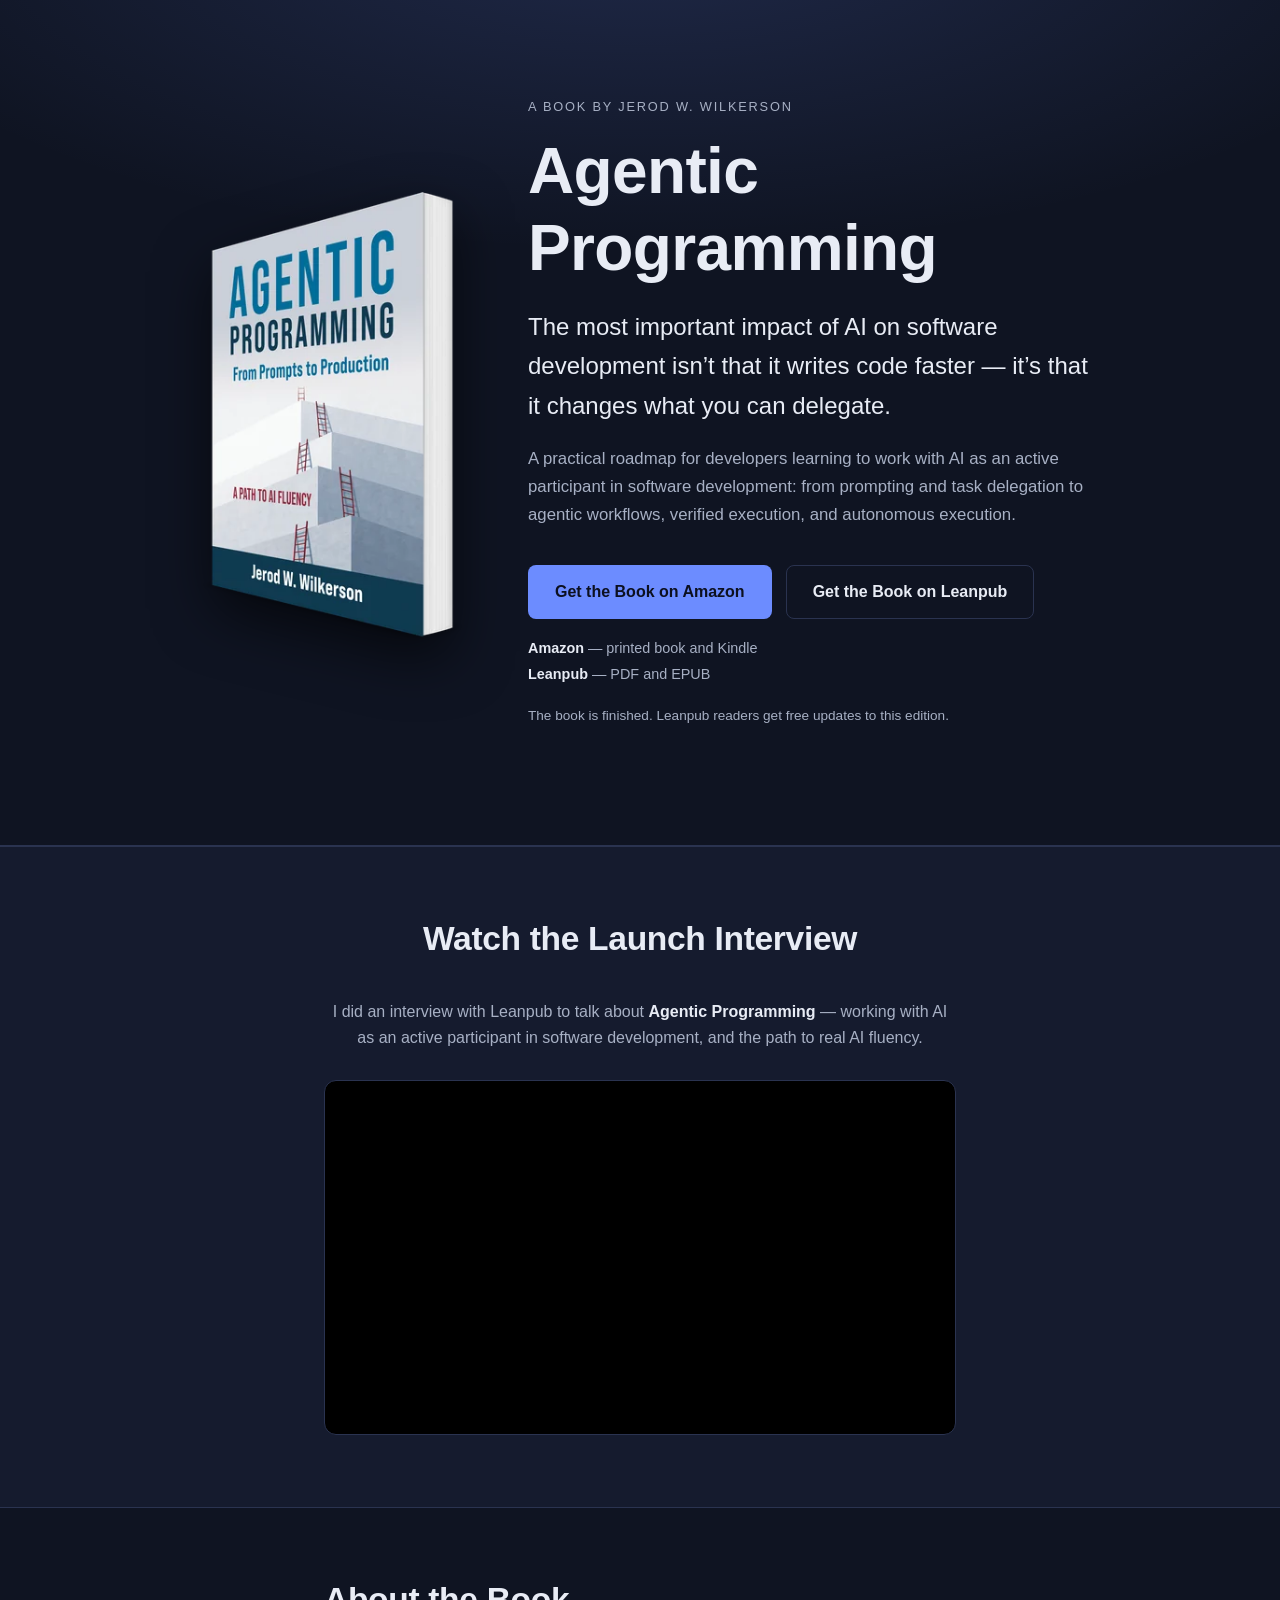
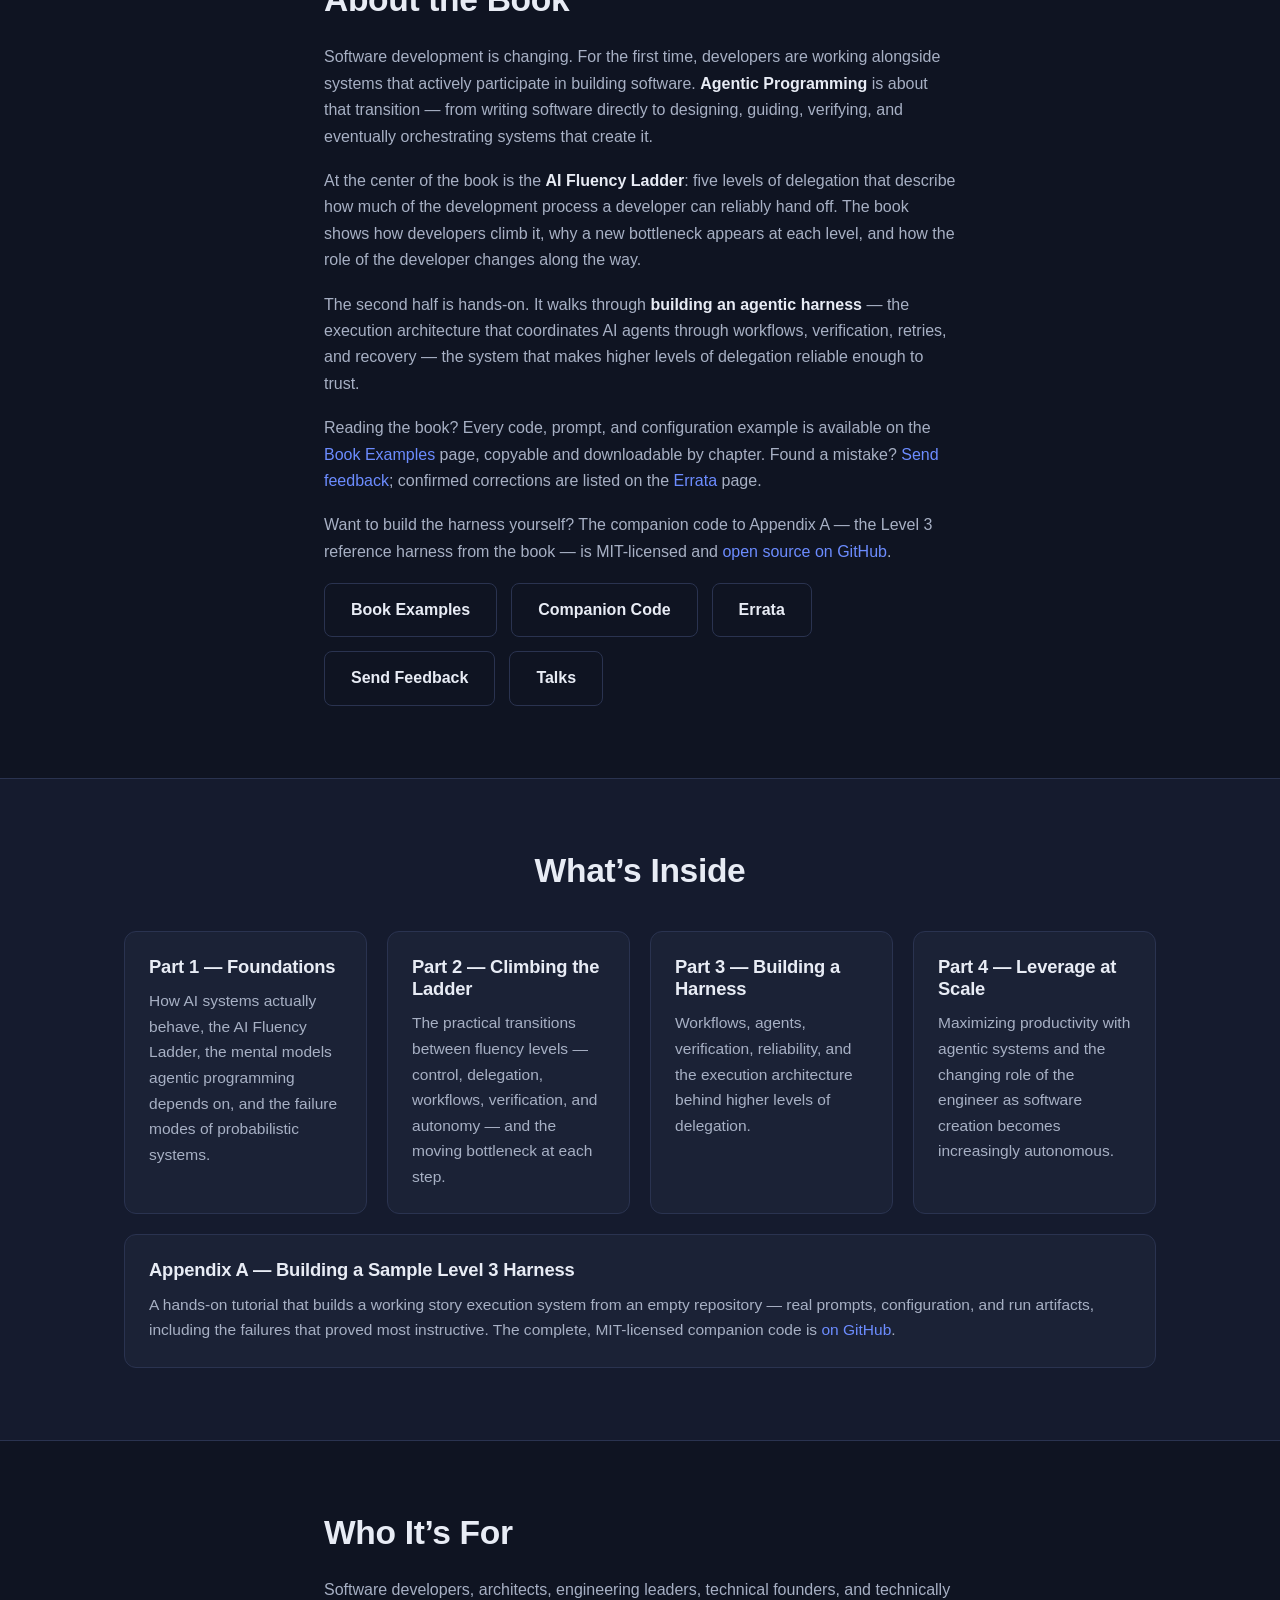
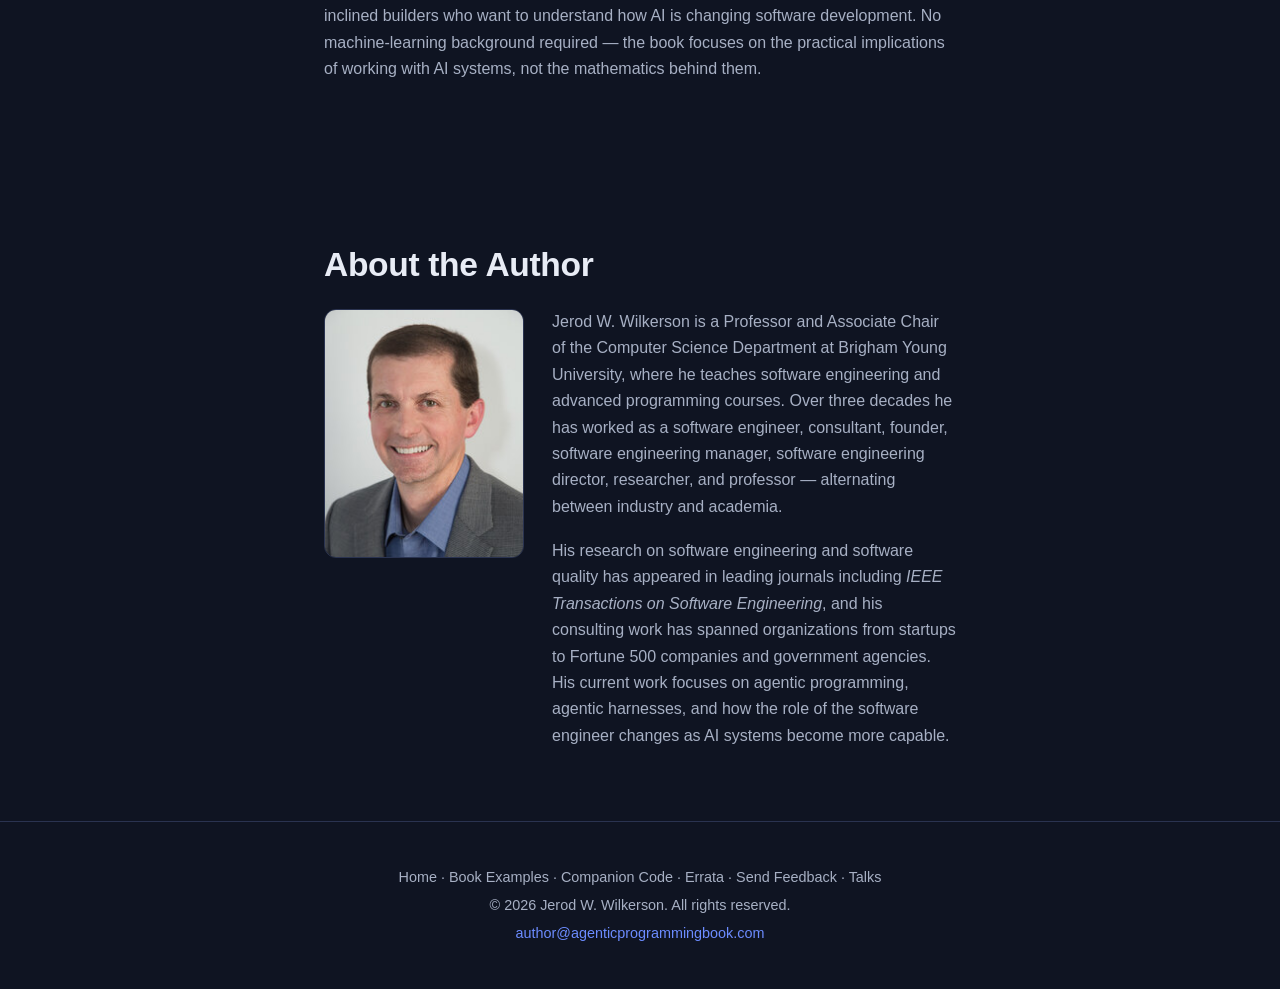
<file: index.html>
<!DOCTYPE html>
<html lang="en">
<head>
  <meta charset="utf-8">
  <meta name="viewport" content="width=device-width, initial-scale=1">
  <title>Agentic Programming — From Prompts to Production: A Path to AI Fluency</title>
  <meta name="author" content="Jerod W. Wilkerson">
  <meta name="description" content="A roadmap for developers working with AI: climb the AI Fluency Ladder and build an agentic harness — from prompting to verified, autonomous execution.">

  <!-- Open Graph / social sharing -->
  <meta property="og:type" content="website">
  <meta property="og:url" content="https://agenticprogrammingbook.com/">
  <meta property="og:site_name" content="agenticprogrammingbook.com">
  <meta property="og:title" content="Agentic Programming">
  <meta property="og:description" content="A practical roadmap for developers learning to work with AI as an active participant in software development.">
  <meta property="og:image" content="https://agenticprogrammingbook.com/images/cover-share.jpg?v=2">
  <meta property="og:image:width" content="1200">
  <meta property="og:image:height" content="630">
  <meta property="og:image:alt" content="Agentic Programming by Jerod W. Wilkerson">
  <meta name="twitter:card" content="summary_large_image">

  <link rel="icon" href="favicon.svg" type="image/svg+xml">
  <link rel="stylesheet" href="styles.css">
</head>
<body>
  <header class="hero">
    <div class="container hero-grid">
      <img class="hero-cover" src="images/cover-3d-600.webp" srcset="images/cover-3d-300.webp 300w, images/cover-3d-600.webp 600w" sizes="(max-width: 820px) 200px, 280px" width="600" height="967" alt="The printed book Agentic Programming by Jerod W. Wilkerson">
      <div class="hero-copy">
      <p class="eyebrow">A book by Jerod W. Wilkerson</p>
      <h1>Agentic Programming</h1>
      <p class="tagline">The most important impact of AI on software development isn&rsquo;t that it writes code faster &mdash; it&rsquo;s that it changes what you can delegate.</p>
      <p class="subtitle">A practical roadmap for developers learning to work with AI as an active participant in software development: from prompting and task delegation to agentic workflows, verified execution, and autonomous execution.</p>

      <div class="cta-row">
        <a class="btn btn-primary" href="https://www.amazon.com/dp/B0HPZ8MKCX?spcref=PRINT_LISTING" target="_blank" rel="noopener noreferrer">
          Get the Book on Amazon
        </a>
        <a class="btn btn-secondary" href="https://leanpub.com/agenticprogramming" target="_blank" rel="noopener noreferrer">
          Get the Book on Leanpub
        </a>
      </div>
      <ul class="formats">
        <li><strong>Amazon</strong> &mdash; printed book and Kindle</li>
        <li><strong>Leanpub</strong> &mdash; PDF and EPUB</li>
      </ul>
      <p class="cta-note">The book is finished. Leanpub readers get free updates to this edition.</p>
      </div>
    </div>
  </header>

  <main>
    <section class="section section-alt" id="interview">
      <div class="container narrow center">
        <h2>Watch the Launch Interview</h2>
        <p>I did an interview with Leanpub to talk about <strong>Agentic Programming</strong> &mdash; working with AI as an active participant in software development, and the path to real AI fluency.</p>
        <div class="video-embed">
          <iframe src="https://www.youtube-nocookie.com/embed/8nQmI9jeba4" title="Agentic Programming launch interview" frameborder="0" allow="accelerometer; autoplay; clipboard-write; encrypted-media; gyroscope; picture-in-picture; web-share" referrerpolicy="strict-origin-when-cross-origin" allowfullscreen></iframe>
        </div>
      </div>
    </section>

    <section class="section" id="about">
      <div class="container narrow">
        <h2>About the Book</h2>
        <p>Software development is changing. For the first time, developers are working alongside systems that actively participate in building software. <strong>Agentic Programming</strong> is about that transition &mdash; from writing software directly to designing, guiding, verifying, and eventually orchestrating systems that create it.</p>
        <p>At the center of the book is the <strong>AI Fluency Ladder</strong>: five levels of delegation that describe how much of the development process a developer can reliably hand off. The book shows how developers climb it, why a new bottleneck appears at each level, and how the role of the developer changes along the way.</p>
        <p>The second half is hands-on. It walks through <strong>building an agentic harness</strong> &mdash; the execution architecture that coordinates AI agents through workflows, verification, retries, and recovery &mdash; the system that makes higher levels of delegation reliable enough to trust.</p>
        <p>Reading the book? Every code, prompt, and configuration example is available on the <a href="/examples/">Book Examples</a> page, copyable and downloadable by chapter. Found a mistake? <a href="/feedback/">Send feedback</a>; confirmed corrections are listed on the <a href="/errata/">Errata</a> page.</p>
        <p>Want to build the harness yourself? The companion code to Appendix A &mdash; the Level&nbsp;3 reference harness from the book &mdash; is MIT-licensed and <a href="https://github.com/jerodw/level-five" target="_blank" rel="noopener noreferrer">open source on GitHub</a>.</p>
        <div class="cta-row cta-row-left">
          <a class="btn btn-secondary" href="/examples/">Book Examples</a>
          <a class="btn btn-secondary" href="https://github.com/jerodw/level-five" target="_blank" rel="noopener noreferrer">Companion Code</a>
          <a class="btn btn-secondary" href="/errata/">Errata</a>
          <a class="btn btn-secondary" href="/feedback/">Send Feedback</a>
          <a class="btn btn-secondary" href="/talks/">Talks</a>
        </div>
      </div>
    </section>

    <section class="section section-alt" id="inside">
      <div class="container">
        <h2>What&rsquo;s Inside</h2>
        <div class="grid">
          <div class="card">
            <h3>Part 1 &mdash; Foundations</h3>
            <p>How AI systems actually behave, the AI Fluency Ladder, the mental models agentic programming depends on, and the failure modes of probabilistic systems.</p>
          </div>
          <div class="card">
            <h3>Part 2 &mdash; Climbing the Ladder</h3>
            <p>The practical transitions between fluency levels &mdash; control, delegation, workflows, verification, and autonomy &mdash; and the moving bottleneck at each step.</p>
          </div>
          <div class="card">
            <h3>Part 3 &mdash; Building a Harness</h3>
            <p>Workflows, agents, verification, reliability, and the execution architecture behind higher levels of delegation.</p>
          </div>
          <div class="card">
            <h3>Part 4 &mdash; Leverage at Scale</h3>
            <p>Maximizing productivity with agentic systems and the changing role of the engineer as software creation becomes increasingly autonomous.</p>
          </div>
          <div class="card card-wide">
            <h3>Appendix A &mdash; Building a Sample Level&nbsp;3 Harness</h3>
            <p>A hands-on tutorial that builds a working story execution system from an empty repository &mdash; real prompts, configuration, and run artifacts, including the failures that proved most instructive. The complete, MIT-licensed companion code is <a href="https://github.com/jerodw/level-five" target="_blank" rel="noopener noreferrer">on GitHub</a>.</p>
          </div>
        </div>
      </div>
    </section>

    <section class="section" id="audience">
      <div class="container narrow">
        <h2>Who It&rsquo;s For</h2>
        <p>Software developers, architects, engineering leaders, technical founders, and technically inclined builders who want to understand how AI is changing software development. No machine-learning background required &mdash; the book focuses on the practical implications of working with AI systems, not the mathematics behind them.</p>
      </div>
    </section>

    <section class="section" id="author">
      <div class="container narrow">
        <h2>About the Author</h2>
        <div class="author-layout">
          <img class="author-photo" src="images/author-photo.jpg" srcset="images/author-photo-200.jpg 200w, images/author-photo-400.jpg 400w, images/author-photo.jpg 600w" sizes="(max-width: 600px) 180px, 200px" alt="Photo of Jerod W. Wilkerson" loading="lazy" onerror="this.style.display='none'">
          <div class="author-bio">
            <p>Jerod W. Wilkerson is a Professor and Associate Chair of the Computer Science Department at Brigham Young University, where he teaches software engineering and advanced programming courses. Over three decades he has worked as a software engineer, consultant, founder, software engineering manager, software engineering director, researcher, and professor &mdash; alternating between industry and academia.</p>
            <p>His research on software engineering and software quality has appeared in leading journals including <em>IEEE Transactions on Software Engineering</em>, and his consulting work has spanned organizations from startups to Fortune 500 companies and government agencies. His current work focuses on agentic programming, agentic harnesses, and how the role of the software engineer changes as AI systems become more capable.</p>
          </div>
        </div>
      </div>
    </section>
  </main>

  <footer class="footer">
    <div class="container">
      <p class="footer-nav"><a href="/">Home</a> &middot; <a href="/examples/">Book Examples</a> &middot; <a href="https://github.com/jerodw/level-five" target="_blank" rel="noopener noreferrer">Companion Code</a> &middot; <a href="/errata/">Errata</a> &middot; <a href="/feedback/">Send Feedback</a> &middot; <a href="/talks/">Talks</a></p>
      <p>&copy; 2026 Jerod W. Wilkerson. All rights reserved.</p>
      <p><a href="mailto:author@agenticprogrammingbook.com">author@agenticprogrammingbook.com</a></p>
    </div>
  </footer>
</body>
</html>
</file>
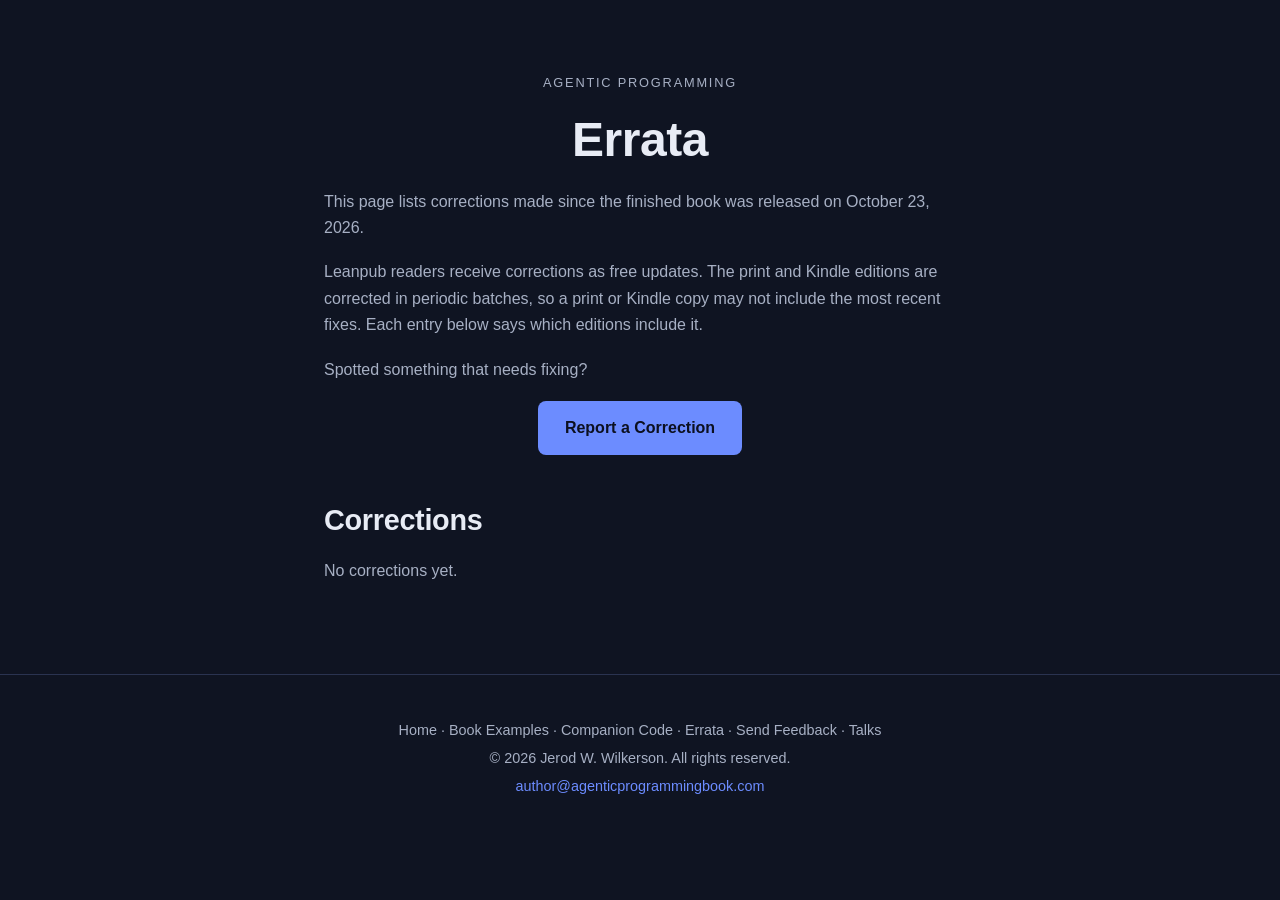
<file: errata/index.html>
<!DOCTYPE html>
<html lang="en">
<head>
  <meta charset="utf-8">
  <meta name="viewport" content="width=device-width, initial-scale=1">
  <title>Errata — Agentic Programming</title>
  <meta name="description" content="Errata for Agentic Programming by Jerod W. Wilkerson. Corrections made since the finished book was released, and which editions include each fix.">
  <link rel="icon" href="../favicon.svg" type="image/svg+xml">
  <link rel="stylesheet" href="../styles.css">
</head>
<body>
  <main>
    <section class="section">
      <div class="container narrow">
        <p class="eyebrow center">Agentic Programming</p>
        <h1 class="page-title">Errata</h1>
        <p>This page lists corrections made since the finished book was released on October 23, 2026.</p>
        <p>Leanpub readers receive corrections as free updates. The print and Kindle editions are corrected in periodic batches, so a print or Kindle copy may not include the most recent fixes. Each entry below says which editions include it.</p>
        <p>Spotted something that needs fixing?</p>
        <p class="center"><a class="btn btn-primary" href="/feedback/">Report a Correction</a></p>

        <!-- Errata entries: add one .erratum per correction, newest first, and
             remove the "No corrections yet" paragraph once the first is in.
             Update the "Fixed in" note when a print/Kindle batch ships. -->
        <div class="errata-list" id="errata-list">
          <h2>Corrections</h2>
          <p id="errata-empty">No corrections yet.</p>
          <!-- Template:
          <div class="erratum">
            <p class="erratum-meta"><time datetime="2027-01-15">January 15, 2027</time> &middot; <span class="erratum-loc">Chapter 12, Section 12.3</span> &middot; Fixed in Leanpub (January 15, 2027); not yet in print or Kindle</p>
            <p class="erratum-desc">Description of the correction.</p>
          </div>
          -->
        </div>
      </div>
    </section>
  </main>

  <footer class="footer">
    <div class="container">
      <p class="footer-nav"><a href="/">Home</a> &middot; <a href="/examples/">Book Examples</a> &middot; <a href="https://github.com/jerodw/level-five" target="_blank" rel="noopener noreferrer">Companion Code</a> &middot; <a href="/errata/">Errata</a> &middot; <a href="/feedback/">Send Feedback</a> &middot; <a href="/talks/">Talks</a></p>
      <p>&copy; 2026 Jerod W. Wilkerson. All rights reserved.</p>
      <p><a href="mailto:author@agenticprogrammingbook.com">author@agenticprogrammingbook.com</a></p>
    </div>
  </footer>
</body>
</html>
</file>
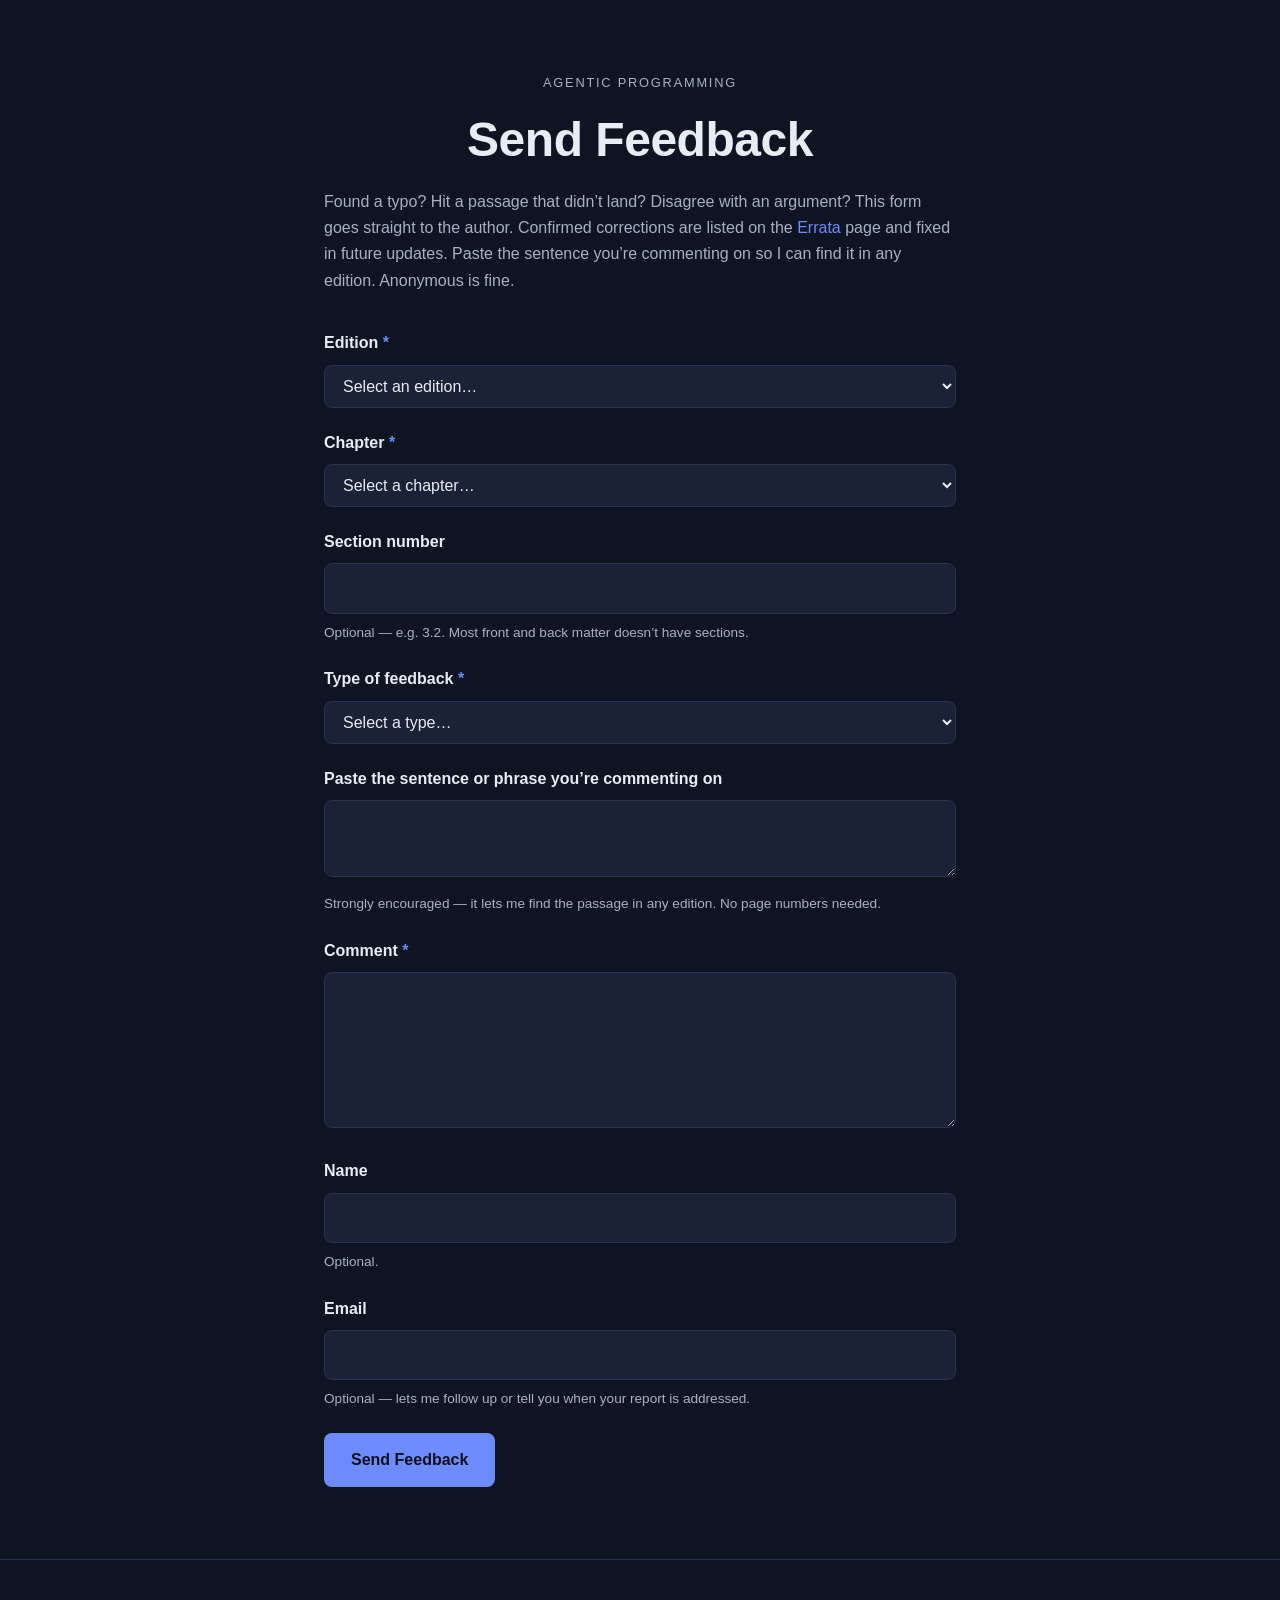
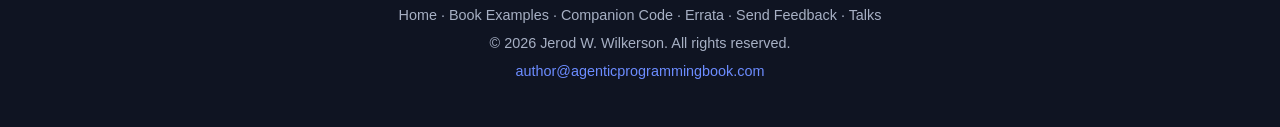
<file: feedback/index.html>
<!DOCTYPE html>
<html lang="en">
<head>
  <meta charset="utf-8">
  <meta name="viewport" content="width=device-width, initial-scale=1">
  <title>Send Feedback — Agentic Programming</title>
  <meta name="description" content="Report typos, unclear passages, or disagreements in Agentic Programming by Jerod W. Wilkerson. Confirmed corrections are listed on the Errata page and fixed in future updates.">
  <link rel="icon" href="../favicon.svg" type="image/svg+xml">
  <link rel="stylesheet" href="../styles.css">
</head>
<body>
  <main>
    <section class="section">
      <div class="container narrow">
        <p class="eyebrow center">Agentic Programming</p>
        <h1 class="feedback-title">Send Feedback</h1>
        <p>Found a typo? Hit a passage that didn&rsquo;t land? Disagree with an argument? This form goes straight to the author. Confirmed corrections are listed on the <a href="/errata/">Errata</a> page and fixed in future updates. Paste the sentence you&rsquo;re commenting on so I can find it in any edition. Anonymous is fine.</p>

        <form id="feedback-form" class="feedback-form" novalidate>
          <div class="field">
            <label for="edition">Edition <span class="req">*</span></label>
            <select id="edition" name="edition" required>
              <option value="" selected disabled>Select an edition&hellip;</option>
              <option>Leanpub PDF</option>
              <option>Leanpub EPUB</option>
              <option>Print</option>
              <option>Kindle</option>
              <option>Other</option>
            </select>
          </div>

          <div class="field">
            <label for="chapter">Chapter <span class="req">*</span></label>
            <select id="chapter" name="chapter" required>
              <option value="" selected disabled>Select a chapter&hellip;</option>
              <option>Preface</option>
              <option>About This Book</option>
              <!-- Chapters 1–24 filled in by script below -->
              <option>Principles</option>
              <option>Appendix A</option>
              <option>Glossary</option>
              <option>Other / general</option>
            </select>
          </div>

          <div class="field">
            <label for="section">Section number</label>
            <input type="text" id="section" name="section" inputmode="decimal" autocomplete="off">
            <p class="field-note">Optional &mdash; e.g. 3.2. Most front and back matter doesn&rsquo;t have sections.</p>
          </div>

          <div class="field">
            <label for="type">Type of feedback <span class="req">*</span></label>
            <select id="type" name="type" required>
              <option value="" selected disabled>Select a type&hellip;</option>
              <option>Typo or error</option>
              <option>Something unclear</option>
              <option>Disagreement or pushback</option>
              <option>Suggestion</option>
              <option>General comment</option>
            </select>
          </div>

          <div class="field">
            <label for="quote">Paste the sentence or phrase you&rsquo;re commenting on <span class="req" id="quote-req" hidden>*</span></label>
            <textarea id="quote" name="quote" rows="2"></textarea>
            <p class="field-note" id="quote-note">Strongly encouraged &mdash; it lets me find the passage in any edition. No page numbers needed.</p>
          </div>

          <div class="field">
            <label for="comment">Comment <span class="req">*</span></label>
            <textarea id="comment" name="comment" rows="5" required></textarea>
          </div>

          <div class="field">
            <label for="name">Name</label>
            <input type="text" id="name" name="name" autocomplete="name">
            <p class="field-note">Optional.</p>
          </div>

          <div class="field">
            <label for="email">Email</label>
            <input type="email" id="email" name="email" autocomplete="email">
            <p class="field-note">Optional &mdash; lets me follow up or tell you when your report is addressed.</p>
          </div>

          <!-- Honeypot: humans never see or fill this field -->
          <div class="hp-field" aria-hidden="true">
            <label for="website">Website</label>
            <input type="text" id="website" name="website" tabindex="-1" autocomplete="off">
          </div>

          <p class="form-error" id="form-error" hidden></p>

          <button type="submit" class="btn btn-primary" id="submit-btn">Send Feedback</button>
        </form>

        <div class="form-thanks" id="form-thanks" hidden>
          <h2>Thank you</h2>
          <p>Every report makes the book better.</p>
          <p><a class="btn btn-secondary" href="/">Back to the Site</a></p>
        </div>
      </div>
    </section>
  </main>

  <footer class="footer">
    <div class="container">
      <p class="footer-nav"><a href="/">Home</a> &middot; <a href="/examples/">Book Examples</a> &middot; <a href="https://github.com/jerodw/level-five" target="_blank" rel="noopener noreferrer">Companion Code</a> &middot; <a href="/errata/">Errata</a> &middot; <a href="/feedback/">Send Feedback</a> &middot; <a href="/talks/">Talks</a></p>
      <p>&copy; 2026 Jerod W. Wilkerson. All rights reserved.</p>
      <p><a href="mailto:author@agenticprogrammingbook.com">author@agenticprogrammingbook.com</a></p>
    </div>
  </footer>

  <script>
    // ===================================================================
    // SETUP REQUIRED: replace with your deployed Google Apps Script
    // web-app URL (see README "Feedback form" section for the steps).
    // ===================================================================
    var ENDPOINT = 'https://script.google.com/macros/s/AKfycbwpo1PkjrcELFOvQKb2d1ME99R1nBBVQiRnfJ0QPlLNkp9b3CKEHq9qLmOruOkhO481vA/exec';

    // Fill in Chapters 1–24 between "About This Book" and "Principles".
    (function () {
      var chapter = document.getElementById('chapter');
      var anchor = null;
      for (var i = 0; i < chapter.options.length; i++) {
        if (chapter.options[i].text === 'Principles') { anchor = chapter.options[i]; break; }
      }
      for (var n = 1; n <= 24; n++) {
        var opt = document.createElement('option');
        opt.text = 'Chapter ' + n;
        chapter.insertBefore(opt, anchor);
      }
    })();

    (function () {
      var form = document.getElementById('feedback-form');
      var typeSel = document.getElementById('type');
      var quote = document.getElementById('quote');
      var quoteReq = document.getElementById('quote-req');
      var quoteNote = document.getElementById('quote-note');
      var errorEl = document.getElementById('form-error');
      var submitBtn = document.getElementById('submit-btn');

      var QUOTE_REQUIRED_TYPES = ['Typo or error', 'Something unclear', 'Disagreement or pushback'];

      function quoteRequired() {
        return QUOTE_REQUIRED_TYPES.indexOf(typeSel.value) !== -1;
      }

      typeSel.addEventListener('change', function () {
        var req = quoteRequired();
        quote.required = req;
        quoteReq.hidden = !req;
        quoteNote.textContent = req
          ? 'Required for this feedback type — it lets me find the passage in any edition. No page numbers needed.'
          : 'Strongly encouraged — it lets me find the passage in any edition. No page numbers needed.';
      });

      function showError(msg) {
        errorEl.textContent = msg;
        errorEl.hidden = false;
      }

      form.addEventListener('submit', function (ev) {
        ev.preventDefault();
        errorEl.hidden = true;

        quote.required = quoteRequired();
        if (!form.checkValidity()) {
          form.reportValidity();
          return;
        }

        // Honeypot filled: silently pretend success, send nothing.
        if (document.getElementById('website').value) {
          form.hidden = true;
          document.getElementById('form-thanks').hidden = false;
          return;
        }

        if (ENDPOINT.indexOf('http') !== 0) {
          showError('This form isn’t connected yet — please email your feedback to author@agenticprogrammingbook.com.');
          return;
        }

        var data = new URLSearchParams();
        ['edition', 'chapter', 'section', 'quote', 'type', 'comment', 'name', 'email'].forEach(function (name) {
          data.append(name, form.elements[name].value);
        });

        submitBtn.disabled = true;
        submitBtn.textContent = 'Sending…';

        // Apps Script web apps don't send CORS headers, so the response is
        // opaque; a resolved fetch means the request was delivered.
        fetch(ENDPOINT, { method: 'POST', mode: 'no-cors', body: data })
          .then(function () {
            form.hidden = true;
            document.getElementById('form-thanks').hidden = false;
          })
          .catch(function () {
            submitBtn.disabled = false;
            submitBtn.textContent = 'Send Feedback';
            showError('Something went wrong sending your feedback. Please try again, or email author@agenticprogrammingbook.com.');
          });
      });
    })();
  </script>
</body>
</html>
</file>
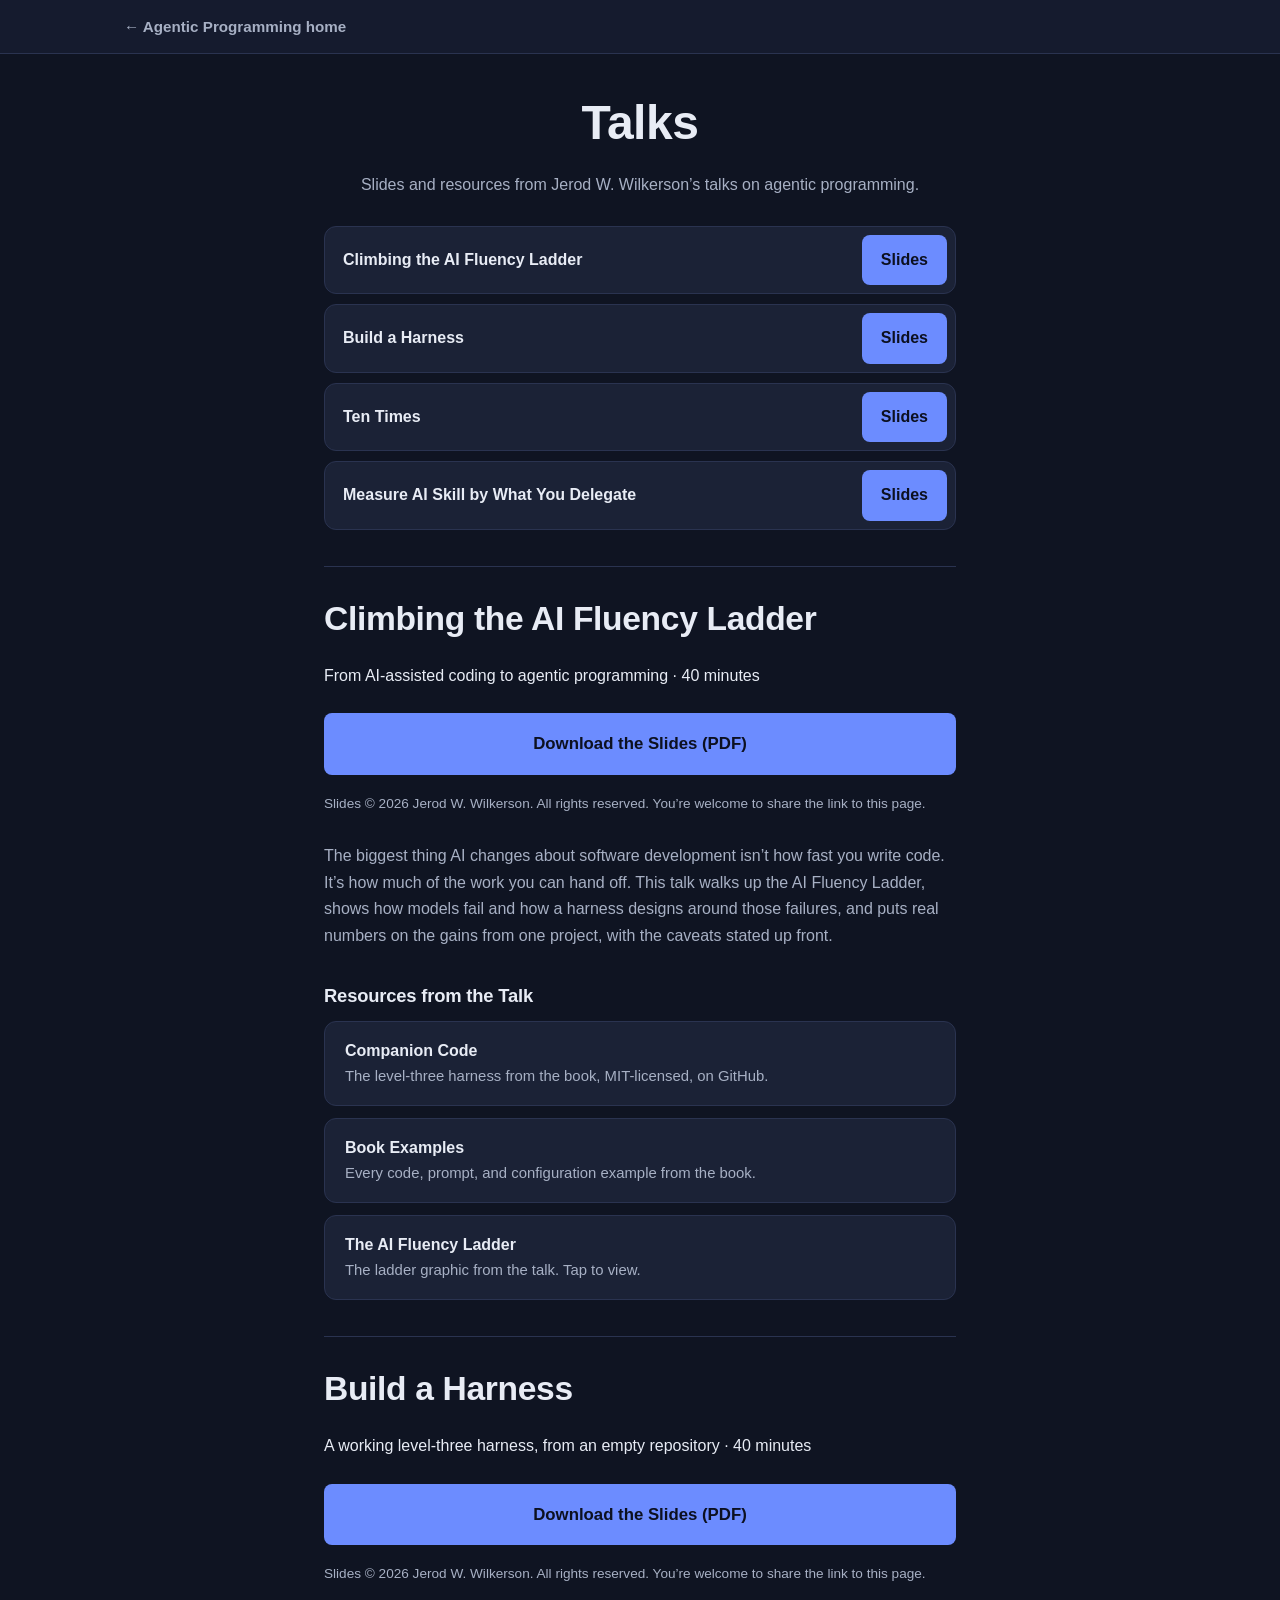
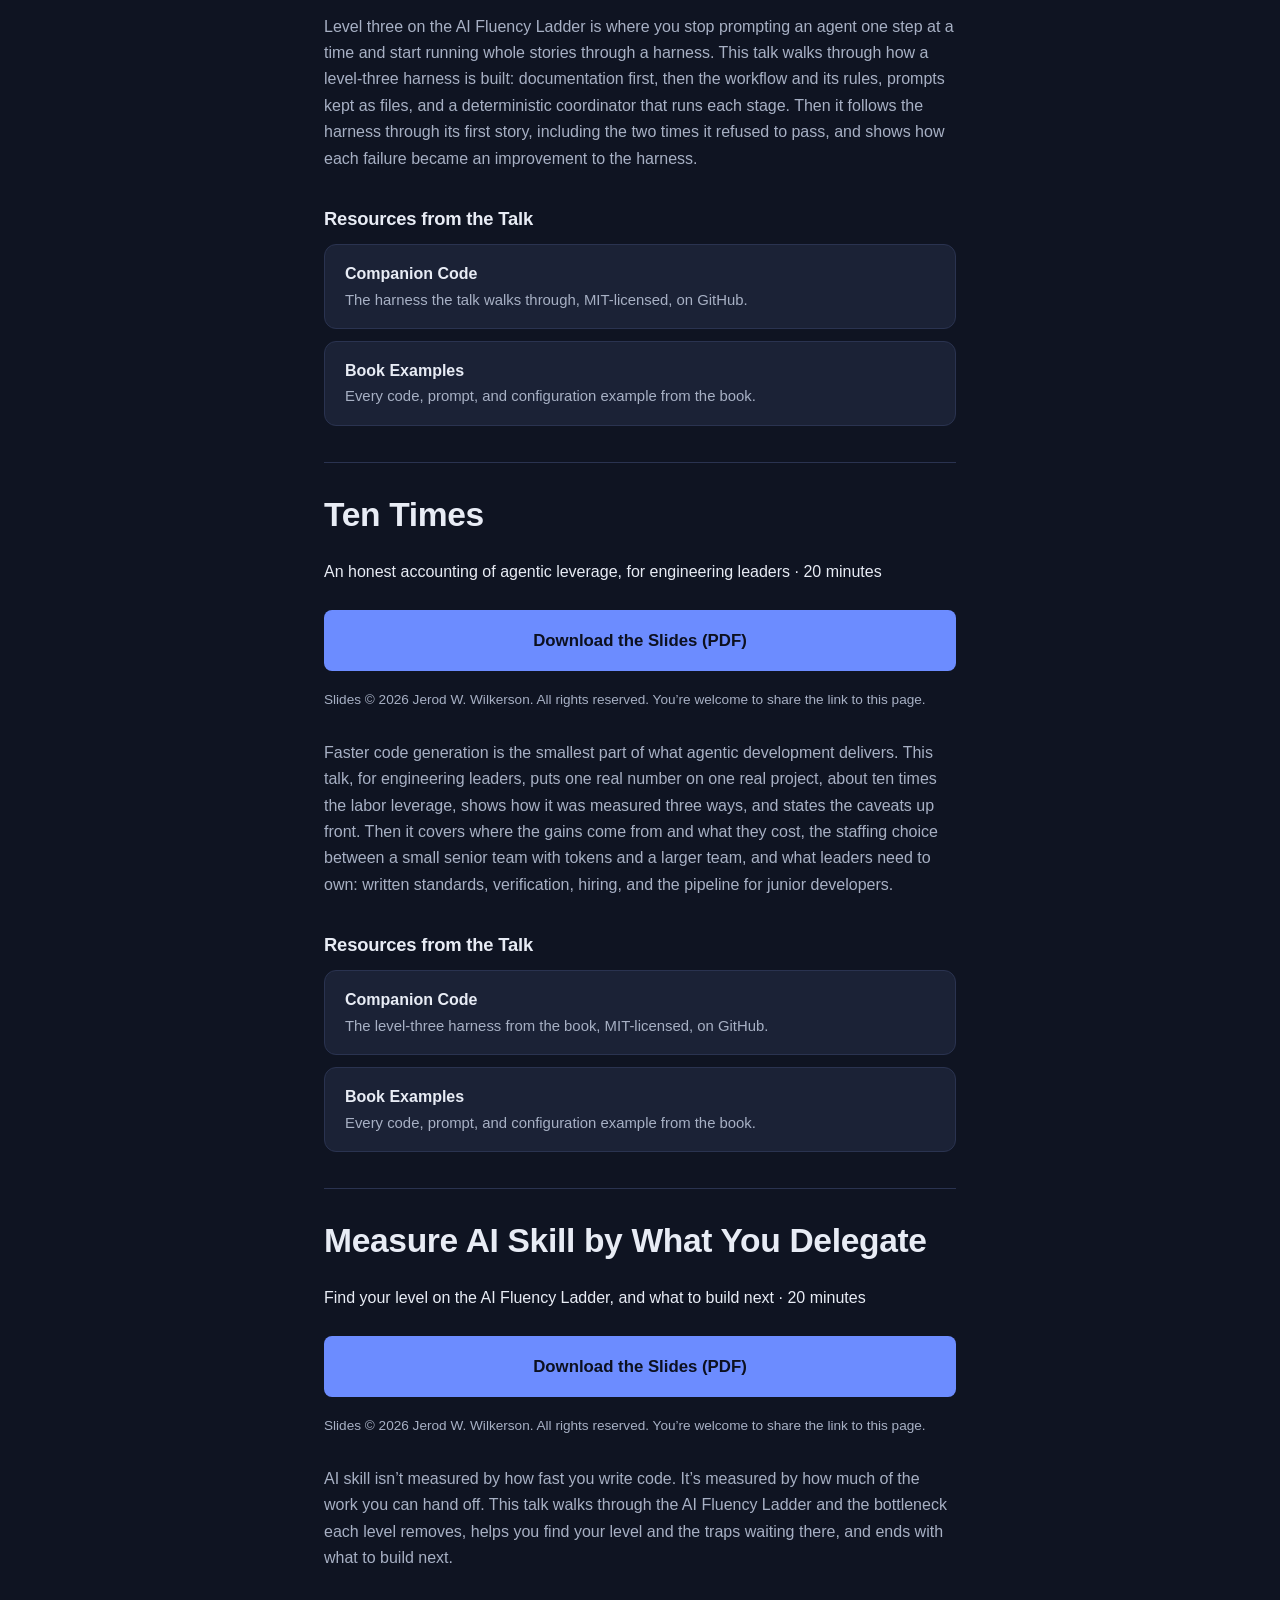
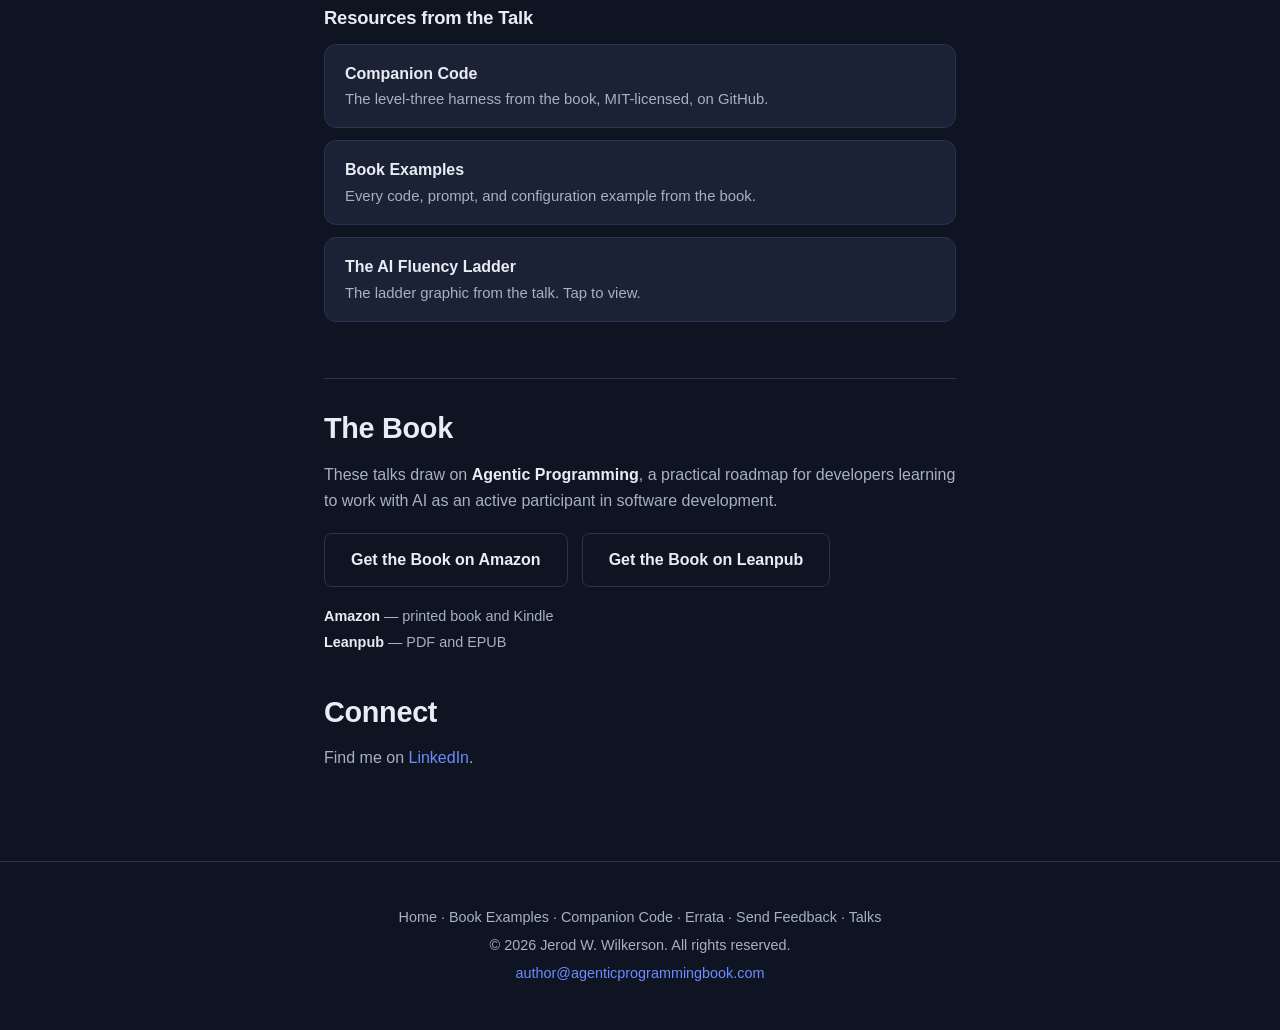
<file: talks/index.html>
<!DOCTYPE html>
<html lang="en">
<head>
  <meta charset="utf-8">
  <meta name="viewport" content="width=device-width, initial-scale=1">
  <title>Talks — Agentic Programming</title>
  <meta name="description" content="Slides and resources from Jerod W. Wilkerson's talks on agentic programming.">
  <link rel="icon" href="../favicon.svg" type="image/svg+xml">
  <link rel="stylesheet" href="../styles.css?v=2">
</head>
<body>
  <nav class="topbar" aria-label="Site">
    <div class="container">
      <a class="topbar-home" href="/">&larr; Agentic Programming home</a>
    </div>
  </nav>

  <main>
    <section class="section talks-section">
      <div class="container narrow">
        <h1 class="page-title">Talks</h1>
        <p class="center">Slides and resources from Jerod W. Wilkerson&rsquo;s talks on agentic programming.</p>

        <!-- Talk list: one <li> per talk, in the same fixed order as the entries (not by date). Keep it in step with the entries below. -->
        <ul class="talk-index" aria-label="Talks on this page">
          <li>
            <a class="talk-index-title" href="#climbing-the-ladder">Climbing the AI Fluency Ladder</a>
            <a class="btn btn-primary talk-index-slides" href="climbing-the-ladder.pdf?v=2" aria-label="Slides for Climbing the AI Fluency Ladder (PDF)">Slides</a>
          </li>
          <li>
            <a class="talk-index-title" href="#build-a-harness">Build a Harness</a>
            <a class="btn btn-primary talk-index-slides" href="build-a-harness.pdf" aria-label="Slides for Build a Harness (PDF)">Slides</a>
          </li>
          <li>
            <a class="talk-index-title" href="#ten-times">Ten Times</a>
            <a class="btn btn-primary talk-index-slides" href="ten-times.pdf" aria-label="Slides for Ten Times (PDF)">Slides</a>
          </li>
          <li>
            <a class="talk-index-title" href="#measure-ai-skill">Measure AI Skill by What You Delegate</a>
            <a class="btn btn-primary talk-index-slides" href="measure-ai-skill.pdf" aria-label="Slides for Measure AI Skill by What You Delegate (PDF)">Slides</a>
          </li>
        </ul>

        <!-- Talks: one <article class="talk"> per talk. The id is the
             permanent anchor (/talks#id). When replacing a PDF, bump its ?v= in both places. -->
        <article class="talk" id="climbing-the-ladder">
          <h2 class="talk-title">Climbing the AI Fluency Ladder</h2>
          <p class="talk-subtitle">From AI-assisted coding to agentic programming &middot; 40 minutes</p>

          <p class="talk-slides"><a class="btn btn-primary btn-block" href="climbing-the-ladder.pdf?v=2">Download the Slides (PDF)</a></p>
          <p class="talk-notice">Slides &copy; 2026 Jerod W. Wilkerson. All rights reserved. You&rsquo;re welcome to share the link to this page.</p>

          <p>The biggest thing AI changes about software development isn&rsquo;t how fast you write code. It&rsquo;s how much of the work you can hand off. This talk walks up the AI Fluency Ladder, shows how models fail and how a harness designs around those failures, and puts real numbers on the gains from one project, with the caveats stated up front.</p>

          <h3 class="talk-subhead">Resources from the Talk</h3>
          <ul class="resource-list">
            <li>
              <a class="resource" href="https://github.com/jerodw/level-five" target="_blank" rel="noopener noreferrer">
                <span class="resource-name">Companion Code</span>
                <span class="resource-desc">The level-three harness from the book, MIT-licensed, on GitHub.</span>
              </a>
            </li>
            <li>
              <a class="resource" href="/examples/">
                <span class="resource-name">Book Examples</span>
                <span class="resource-desc">Every code, prompt, and configuration example from the book.</span>
              </a>
            </li>
            <li>
              <a class="resource" href="ai-fluency-ladder.png" data-ladder>
                <span class="resource-name">The AI Fluency Ladder</span>
                <span class="resource-desc">The ladder graphic from the talk. Tap to view.</span>
              </a>
            </li>
          </ul>
        </article>

        <article class="talk" id="build-a-harness">
          <h2 class="talk-title">Build a Harness</h2>
          <p class="talk-subtitle">A working level-three harness, from an empty repository &middot; 40 minutes</p>

          <p class="talk-slides"><a class="btn btn-primary btn-block" href="build-a-harness.pdf">Download the Slides (PDF)</a></p>
          <p class="talk-notice">Slides &copy; 2026 Jerod W. Wilkerson. All rights reserved. You&rsquo;re welcome to share the link to this page.</p>

          <p>Level three on the AI Fluency Ladder is where you stop prompting an agent one step at a time and start running whole stories through a harness. This talk walks through how a level-three harness is built: documentation first, then the workflow and its rules, prompts kept as files, and a deterministic coordinator that runs each stage. Then it follows the harness through its first story, including the two times it refused to pass, and shows how each failure became an improvement to the harness.</p>

          <h3 class="talk-subhead">Resources from the Talk</h3>
          <ul class="resource-list">
            <li>
              <a class="resource" href="https://github.com/jerodw/level-five" target="_blank" rel="noopener noreferrer">
                <span class="resource-name">Companion Code</span>
                <span class="resource-desc">The harness the talk walks through, MIT-licensed, on GitHub.</span>
              </a>
            </li>
            <li>
              <a class="resource" href="/examples/">
                <span class="resource-name">Book Examples</span>
                <span class="resource-desc">Every code, prompt, and configuration example from the book.</span>
              </a>
            </li>
          </ul>
        </article>

        <article class="talk" id="ten-times">
          <h2 class="talk-title">Ten Times</h2>
          <p class="talk-subtitle">An honest accounting of agentic leverage, for engineering leaders &middot; 20 minutes</p>

          <p class="talk-slides"><a class="btn btn-primary btn-block" href="ten-times.pdf">Download the Slides (PDF)</a></p>
          <p class="talk-notice">Slides &copy; 2026 Jerod W. Wilkerson. All rights reserved. You&rsquo;re welcome to share the link to this page.</p>

          <p>Faster code generation is the smallest part of what agentic development delivers. This talk, for engineering leaders, puts one real number on one real project, about ten times the labor leverage, shows how it was measured three ways, and states the caveats up front. Then it covers where the gains come from and what they cost, the staffing choice between a small senior team with tokens and a larger team, and what leaders need to own: written standards, verification, hiring, and the pipeline for junior developers.</p>

          <h3 class="talk-subhead">Resources from the Talk</h3>
          <ul class="resource-list">
            <li>
              <a class="resource" href="https://github.com/jerodw/level-five" target="_blank" rel="noopener noreferrer">
                <span class="resource-name">Companion Code</span>
                <span class="resource-desc">The level-three harness from the book, MIT-licensed, on GitHub.</span>
              </a>
            </li>
            <li>
              <a class="resource" href="/examples/">
                <span class="resource-name">Book Examples</span>
                <span class="resource-desc">Every code, prompt, and configuration example from the book.</span>
              </a>
            </li>
          </ul>
        </article>

        <article class="talk" id="measure-ai-skill">
          <h2 class="talk-title">Measure AI Skill by What You Delegate</h2>
          <p class="talk-subtitle">Find your level on the AI Fluency Ladder, and what to build next &middot; 20 minutes</p>

          <p class="talk-slides"><a class="btn btn-primary btn-block" href="measure-ai-skill.pdf">Download the Slides (PDF)</a></p>
          <p class="talk-notice">Slides &copy; 2026 Jerod W. Wilkerson. All rights reserved. You&rsquo;re welcome to share the link to this page.</p>

          <p>AI skill isn&rsquo;t measured by how fast you write code. It&rsquo;s measured by how much of the work you can hand off. This talk walks through the AI Fluency Ladder and the bottleneck each level removes, helps you find your level and the traps waiting there, and ends with what to build next.</p>

          <h3 class="talk-subhead">Resources from the Talk</h3>
          <ul class="resource-list">
            <li>
              <a class="resource" href="https://github.com/jerodw/level-five" target="_blank" rel="noopener noreferrer">
                <span class="resource-name">Companion Code</span>
                <span class="resource-desc">The level-three harness from the book, MIT-licensed, on GitHub.</span>
              </a>
            </li>
            <li>
              <a class="resource" href="/examples/">
                <span class="resource-name">Book Examples</span>
                <span class="resource-desc">Every code, prompt, and configuration example from the book.</span>
              </a>
            </li>
            <li>
              <a class="resource" href="ai-fluency-ladder.png" data-ladder>
                <span class="resource-name">The AI Fluency Ladder</span>
                <span class="resource-desc">The ladder graphic from the talk. Tap to view.</span>
              </a>
            </li>
          </ul>
        </article>

        <div class="talks-book">
          <h2>The Book</h2>
          <p>These talks draw on <strong>Agentic Programming</strong>, a practical roadmap for developers learning to work with AI as an active participant in software development.</p>
          <div class="cta-row cta-row-left">
            <a class="btn btn-secondary" href="https://www.amazon.com/dp/B0HPZ8MKCX?spcref=PRINT_LISTING" target="_blank" rel="noopener noreferrer">Get the Book on Amazon</a>
            <a class="btn btn-secondary" href="https://leanpub.com/agenticprogramming" target="_blank" rel="noopener noreferrer">Get the Book on Leanpub</a>
          </div>
          <ul class="formats">
            <li><strong>Amazon</strong> &mdash; printed book and Kindle</li>
            <li><strong>Leanpub</strong> &mdash; PDF and EPUB</li>
          </ul>

          <h2 class="talks-connect">Connect</h2>
          <p>Find me on <a href="https://www.linkedin.com/in/jerodwilkerson" target="_blank" rel="noopener noreferrer">LinkedIn</a>.</p>
        </div>
      </div>
    </section>

    <!-- The ladder graphic opens here from any resource link marked data-ladder.
         Without JavaScript the link just opens the PNG. -->
    <dialog class="ladder-dialog" id="ladder-dialog" aria-label="The AI Fluency Ladder">
      <img src="ai-fluency-ladder.png" width="1940" height="1200" alt="The AI Fluency Ladder: five levels of delegation" loading="lazy">
      <div class="ladder-dialog-actions">
        <a class="btn btn-secondary" href="ai-fluency-ladder.png" download>Save Image</a>
        <button class="btn btn-primary" type="button" data-close>Close</button>
      </div>
    </dialog>
  </main>

  <footer class="footer">
    <div class="container">
      <p class="footer-nav"><a href="/">Home</a> &middot; <a href="/examples/">Book Examples</a> &middot; <a href="https://github.com/jerodw/level-five" target="_blank" rel="noopener noreferrer">Companion Code</a> &middot; <a href="/errata/">Errata</a> &middot; <a href="/feedback/">Send Feedback</a> &middot; <a href="/talks/">Talks</a></p>
      <p>&copy; 2026 Jerod W. Wilkerson. All rights reserved.</p>
      <p><a href="mailto:author@agenticprogrammingbook.com">author@agenticprogrammingbook.com</a></p>
    </div>
  </footer>
  <script>
    (function () {
      var dlg = document.getElementById('ladder-dialog');
      if (!dlg || typeof dlg.showModal !== 'function') return;
      document.querySelectorAll('[data-ladder]').forEach(function (link) {
        link.addEventListener('click', function (e) { e.preventDefault(); dlg.showModal(); });
      });
      dlg.querySelector('[data-close]').addEventListener('click', function () { dlg.close(); });
      dlg.addEventListener('click', function (e) { if (e.target === dlg) dlg.close(); });
    })();
  </script>
</body>
</html>
</file>
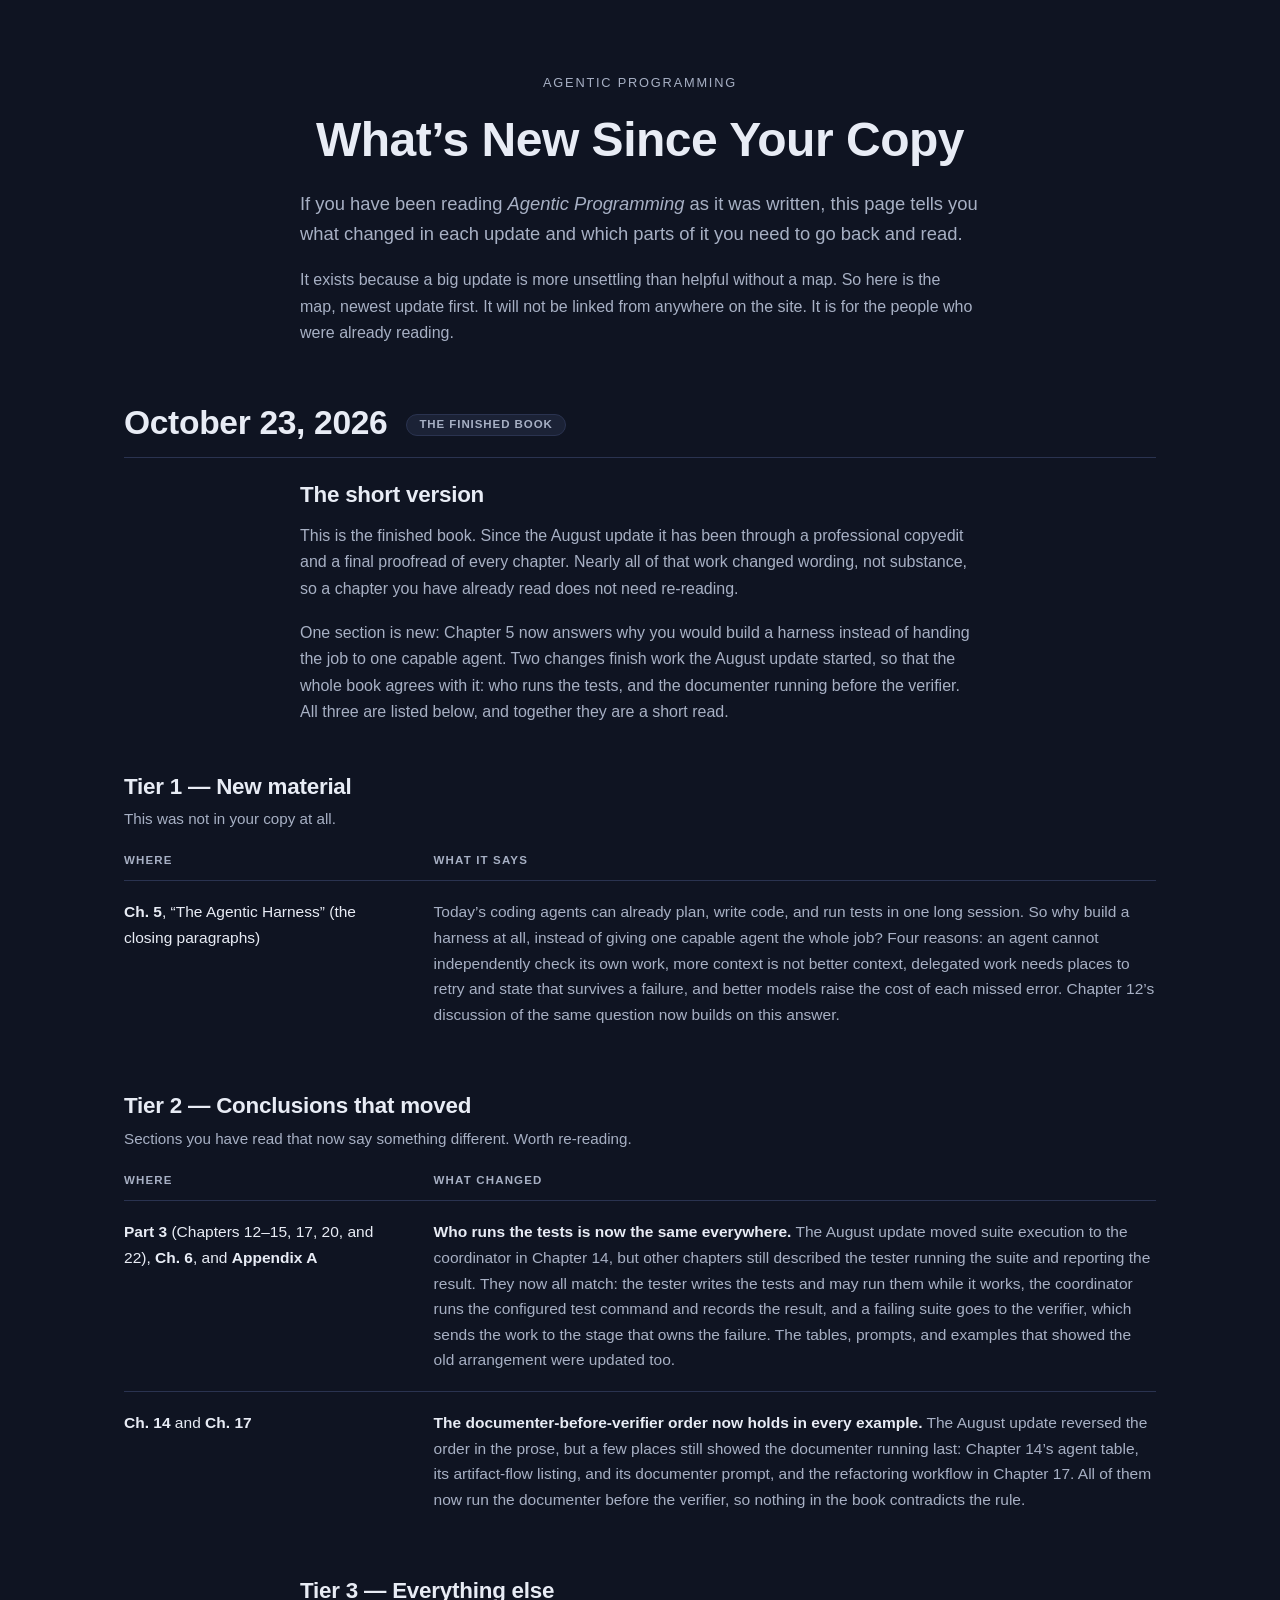
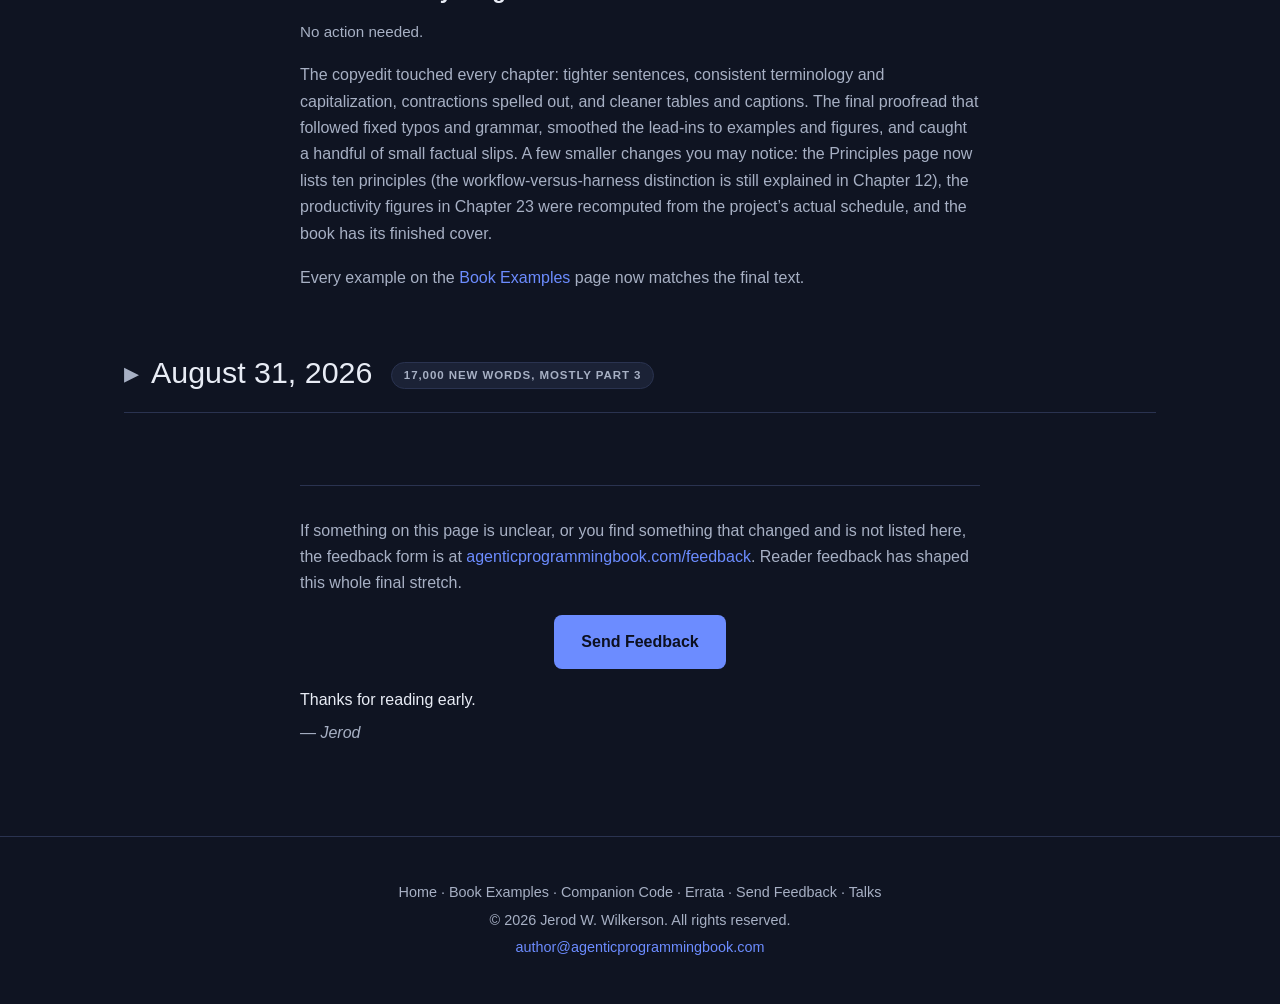
<file: whats-new/index.html>
<!DOCTYPE html>
<html lang="en">
<head>
  <meta charset="utf-8">
  <meta name="viewport" content="width=device-width, initial-scale=1">
  <title>What&rsquo;s New Since Your Copy &mdash; Agentic Programming</title>
  <meta name="description" content="What changed in Agentic Programming since your copy, sorted by how much of it you need to go back and read.">

  <!-- Unlisted page: reached only from the release email. Keep it out of search. -->
  <meta name="robots" content="noindex, nofollow">

  <link rel="icon" href="../favicon.svg" type="image/svg+xml">
  <link rel="stylesheet" href="../styles.css">
</head>
<body>
  <main>
    <section class="section">
      <div class="container">

        <div class="prose">
          <p class="eyebrow center">Agentic Programming</p>
          <h1 class="page-title">What&rsquo;s New Since Your Copy</h1>

          <p class="standfirst">If you have been reading <em>Agentic Programming</em> as it was written, this page tells you what changed in each update and which parts of it you need to go back and read.</p>

          <p>It exists because a big update is more unsettling than helpful without a map. So here is the map, newest update first. It will not be linked from anywhere on the site. It is for the people who were already reading.</p>
        </div>

        <!-- ===================================================================
             RELEASE SECTIONS, NEWEST FIRST.

             To add the next release: copy the <section class="release"> block
             below, put the new one ABOVE the existing one, and wrap each older
             release in <details class="release release-past"> so it collapses:

               <details class="release release-past">
                 <summary class="release-date">August 31, 2026 <span class="release-tag">17,000 new words, mostly Part 3</span></summary>
                 ...the tiers for that release...
               </details>

             Nothing else needs to change. Older releases stay on the page.
             ================================================================ -->

        <section class="release" aria-labelledby="rel-2026-10-23">
          <h2 class="release-date" id="rel-2026-10-23">October 23, 2026 <span class="release-tag">The finished book</span></h2>

          <div class="prose">
            <h3 class="tier-title">The short version</h3>

            <p>This is the finished book. Since the August update it has been through a professional copyedit and a final proofread of every chapter. Nearly all of that work changed wording, not substance, so a chapter you have already read does not need re-reading.</p>

            <p>One section is new: Chapter 5 now answers why you would build a harness instead of handing the job to one capable agent. Two changes finish work the August update started, so that the whole book agrees with it: who runs the tests, and the documenter running before the verifier. All three are listed below, and together they are a short read.</p>
          </div>

          <div class="tier">
            <h3 class="tier-title">Tier 1 &mdash; New material</h3>
            <p class="tier-note">This was not in your copy at all.</p>

            <table class="changes">
              <thead>
                <tr><th scope="col">Where</th><th scope="col">What it says</th></tr>
              </thead>
              <tbody>
                <tr>
                  <td><strong>Ch.&nbsp;5</strong>, &ldquo;The Agentic Harness&rdquo; (the closing paragraphs)</td>
                  <td>Today&rsquo;s coding agents can already plan, write code, and run tests in one long session. So why build a harness at all, instead of giving one capable agent the whole job? Four reasons: an agent cannot independently check its own work, more context is not better context, delegated work needs places to retry and state that survives a failure, and better models raise the cost of each missed error. Chapter 12&rsquo;s discussion of the same question now builds on this answer.</td>
                </tr>
              </tbody>
            </table>
          </div>

          <div class="tier">
            <h3 class="tier-title">Tier 2 &mdash; Conclusions that moved</h3>
            <p class="tier-note">Sections you have read that now say something different. Worth re-reading.</p>

            <table class="changes">
              <thead>
                <tr><th scope="col">Where</th><th scope="col">What changed</th></tr>
              </thead>
              <tbody>
                <tr>
                  <td><strong>Part&nbsp;3</strong> (Chapters 12&ndash;15, 17, 20, and 22), <strong>Ch.&nbsp;6</strong>, and <strong>Appendix&nbsp;A</strong></td>
                  <td><strong>Who runs the tests is now the same everywhere.</strong> The August update moved suite execution to the coordinator in Chapter 14, but other chapters still described the tester running the suite and reporting the result. They now all match: the tester writes the tests and may run them while it works, the coordinator runs the configured test command and records the result, and a failing suite goes to the verifier, which sends the work to the stage that owns the failure. The tables, prompts, and examples that showed the old arrangement were updated too.</td>
                </tr>
                <tr>
                  <td><strong>Ch.&nbsp;14</strong> and <strong>Ch.&nbsp;17</strong></td>
                  <td><strong>The documenter-before-verifier order now holds in every example.</strong> The August update reversed the order in the prose, but a few places still showed the documenter running last: Chapter 14&rsquo;s agent table, its artifact-flow listing, and its documenter prompt, and the refactoring workflow in Chapter 17. All of them now run the documenter before the verifier, so nothing in the book contradicts the rule.</td>
                </tr>
              </tbody>
            </table>
          </div>

          <div class="tier">
            <div class="prose">
              <h3 class="tier-title">Tier 3 &mdash; Everything else</h3>
              <p class="tier-note">No action needed.</p>

              <p>The copyedit touched every chapter: tighter sentences, consistent terminology and capitalization, contractions spelled out, and cleaner tables and captions. The final proofread that followed fixed typos and grammar, smoothed the lead-ins to examples and figures, and caught a handful of small factual slips. A few smaller changes you may notice: the Principles page now lists ten principles (the workflow-versus-harness distinction is still explained in Chapter 12), the productivity figures in Chapter 23 were recomputed from the project&rsquo;s actual schedule, and the book has its finished cover.</p>

              <p>Every example on the <a href="/examples/">Book Examples</a> page now matches the final text.</p>
            </div>
          </div>
        </section>

        <details class="release release-past">
          <summary class="release-date">August 31, 2026 <span class="release-tag">17,000 new words, mostly Part&nbsp;3</span></summary>

          <div class="prose">
            <h3 class="tier-title">The short version</h3>

            <p>Almost all of it is in Part 3, chapters 12 through 19, the hands-on architecture chapters. A few changes carry into Part 4.</p>

            <p>If you have read Parts 1 or 2, nothing you read there has changed in substance. A few sentences were sharpened and the Preface now credits the five-level framework more precisely, and that is all.</p>

            <p>If you have read Part 3, there are about a dozen sections that did not exist in your copy and roughly the same number whose conclusions moved. That is an evening, not a re-read.</p>

            <p>If you have read Part 4, two things reach you: a new section in Chapter 21 on what removing the approval gate takes with it, and the documenter-before-verifier reordering in Chapters 20 and 22, with the figures updated to match. Both are listed below.</p>

            <p>Two things drove the update. I built much of the level-three harness Appendix A describes, following the book&rsquo;s own instructions, and I audited the level-four harness I have been running real work through against everything the manuscript claims. Both passes found places where the book was thin, or wrong, or silent.</p>
          </div>

          <div class="tier">
            <h3 class="tier-title">Tier 1 &mdash; New sections</h3>
            <p class="tier-note">These were not in your copy at all.</p>

            <table class="changes">
              <thead>
                <tr><th scope="col">Where</th><th scope="col">What it says</th></tr>
              </thead>
              <tbody>
                <tr>
                  <td><strong>Ch.&nbsp;15</strong>, &ldquo;When Evidence Contradicts the Verdict&rdquo;</td>
                  <td>What a coordinator should do when an agent&rsquo;s judgment disagrees with the mechanical evidence, when it may override the agent, and what a wrong override costs in each direction.</td>
                </tr>
                <tr>
                  <td><strong>Ch.&nbsp;15</strong>, &ldquo;What a Passing Result Establishes&rdquo;</td>
                  <td>A passing suite is not evidence if the passing run was narrow. What a green result actually licenses you to conclude, and the rule that keeps a retry from quietly narrowing the check it is retrying against.</td>
                </tr>
                <tr>
                  <td><strong>Ch.&nbsp;16</strong>, &ldquo;Injected Content Is Untrusted&rdquo;</td>
                  <td>Every artifact a harness injects &mdash; a story description, an issue comment, a diff, a prior agent&rsquo;s report &mdash; was written by a person or an agent, and an agent cannot reliably separate prose that describes work from prose that directs it. What actually constrains a steered agent, and why the warning in the prompt is not it.</td>
                </tr>
                <tr>
                  <td><strong>Ch.&nbsp;17</strong>, &ldquo;Retry Routing and Convergence&rdquo;</td>
                  <td>Split out of the old &ldquo;Retry Management and Workflow Convergence&rdquo; and substantially rewritten. A retry goes to the stage that owns the defect &mdash; a validation defect goes back to the tester, not the implementer &mdash; with the defect categories, the routing table, and what happens to a stage that routes work to itself.</td>
                </tr>
                <tr>
                  <td><strong>Ch.&nbsp;18</strong>, &ldquo;Adjudicator Agents&rdquo;</td>
                  <td>Now four subsections. Adjudication is appeal-driven; what an appeal may contest (a judgment call, never a fact like a non-zero exit code); what the adjudicator is allowed to read; and where its outcomes route.</td>
                </tr>
                <tr>
                  <td><strong>Ch.&nbsp;18</strong>, &ldquo;Inspector Agents&rdquo;</td>
                  <td>Now three subsections. What a finding has to carry to be actionable, when an inspection runs so it does not contend with execution, and what happens to a finding after it is filed.</td>
                </tr>
                <tr>
                  <td><strong>Ch.&nbsp;18</strong>, &ldquo;Reading a Run That Passed&rdquo;</td>
                  <td>Entirely new. A failed run announces itself; a run that succeeded on thin evidence does not. What to look for in a green run.</td>
                </tr>
                <tr>
                  <td><strong>Ch.&nbsp;18</strong>, &ldquo;Restartability and Resilience&rdquo;</td>
                  <td>Now three subsections: when a run escalates, what a resume keeps versus what it resets (including the retry counters and the accumulated cost), and recovery in practice.</td>
                </tr>
                <tr>
                  <td><strong>Ch.&nbsp;19</strong>, &ldquo;Iteration Strategy&rdquo;</td>
                  <td>New material on backlog grooming &mdash; an agent proposing an execution order over a backlog that an inspector keeps filling &mdash; and on a harness history that survives the deletion of the runs that produced it, feeding the next run&rsquo;s estimates rather than only a later investigation.</td>
                </tr>
                <tr>
                  <td><strong>Ch.&nbsp;21</strong>, &ldquo;Execution Without a Human in the Loop&rdquo;</td>
                  <td>New material on what removing the approval gate takes with it. The developer&rsquo;s approval was what serialized the write; without it, grooming needs its own concurrency defenses, and there is a limit to what any of them can see.</td>
                </tr>
              </tbody>
            </table>
          </div>

          <div class="tier">
            <h3 class="tier-title">Tier 2 &mdash; Conclusions that moved</h3>
            <p class="tier-note">Sections you have read whose conclusions changed. Worth re-reading.</p>

            <table class="changes">
              <thead>
                <tr><th scope="col">Where</th><th scope="col">What changed</th></tr>
              </thead>
              <tbody>
                <tr>
                  <td><strong>Ch.&nbsp;13</strong>, &ldquo;The Harness Project&rdquo; and &ldquo;The Target Repository&rdquo;</td>
                  <td>Canonical artifact filenames throughout, retry guidance as its own artifact, and a precise definition of what &ldquo;durable&rdquo; promises &mdash; which is less than it sounds like.</td>
                </tr>
                <tr>
                  <td><strong>Ch.&nbsp;13</strong>, &ldquo;Cost and Execution Constraints&rdquo;</td>
                  <td>Where a stage budget&rsquo;s number actually comes from, why a ceiling recorded as a bare integer cannot be revised safely, and the principle that keeps a first ceiling from doing harm.</td>
                </tr>
                <tr>
                  <td><strong>Ch.&nbsp;13</strong>, &ldquo;Logging and Visibility&rdquo;</td>
                  <td>Run history as an append-only event log plus an execution record, so deleting a run removes its artifacts without erasing the fact that it happened.</td>
                </tr>
                <tr>
                  <td><strong>Ch.&nbsp;14</strong>, &ldquo;Planner Agents&rdquo;</td>
                  <td>A plan is now checked against the workflow&rsquo;s rules, not only its schema &mdash; and the defect a planner most often produces is neither: a plan that is well-formed, executable, and covers six of the story&rsquo;s seven requirements.</td>
                </tr>
                <tr>
                  <td><strong>Ch.&nbsp;14</strong>, &ldquo;Tester Agents&rdquo;</td>
                  <td>The tester writes validation and does not run it. The coordinator runs the configured command and records the result, because a stage that runs its own suite also reports its own result.</td>
                </tr>
                <tr>
                  <td><strong>Ch.&nbsp;14</strong>, &ldquo;Documenter Agents&rdquo;</td>
                  <td><strong>The documenter now runs before the verifier</strong>, reversing the order in your copy. Documentation that lands after the last check is documentation nothing judges &mdash; and it is not inert, because future planners and implementers read it. Also new: a documenter may not assert what nothing in the run can check.</td>
                </tr>
                <tr>
                  <td><strong>Ch.&nbsp;14</strong>, &ldquo;How Agents Work Together&rdquo;</td>
                  <td>A new table of each agent&rsquo;s authority boundary, and the point that a boundary living only in a prompt is one the harness cannot see broken.</td>
                </tr>
                <tr>
                  <td><strong>Ch.&nbsp;17</strong>, &ldquo;Retry Management&rdquo;</td>
                  <td>What a retry starts from, what it carries forward, and the attempts archive that keeps earlier attempts from being overwritten.</td>
                </tr>
                <tr>
                  <td><strong>Ch.&nbsp;17</strong>, &ldquo;Human Review and Escalation&rdquo; and &ldquo;Operational Boundaries&rdquo;</td>
                  <td>Escalations are categorized, live counters are distinguished from records, and a story branch&rsquo;s base is checked before work begins.</td>
                </tr>
                <tr>
                  <td><strong>Ch.&nbsp;19</strong>, &ldquo;Parallelization&rdquo;</td>
                  <td>The environment lock is acquired atomically before execution and released explicitly, including on the paths that are not the success path.</td>
                </tr>
                <tr>
                  <td><strong>Ch.&nbsp;20</strong> and <strong>Ch.&nbsp;22</strong></td>
                  <td>The same documenter-before-verifier reordering at the epic and product tiers, with the figures updated to match.</td>
                </tr>
                <tr>
                  <td><strong>Appendix&nbsp;A</strong></td>
                  <td>Two new footnotes marking where the build diverges from what the chapters now teach, and a closing section stating plainly that the influence between the book and its companion repository ran in both directions &mdash; including the run that reversed the documenter ordering.</td>
                </tr>
              </tbody>
            </table>
          </div>

          <div class="tier">
            <div class="prose">
              <h3 class="tier-title">Tier 3 &mdash; Everything else</h3>
              <p class="tier-note">No action needed.</p>

              <p>The rest is polish and reference material: two more recurring principles on the Principles page (eleven now), a substantially expanded glossary covering the epic and product agent rosters, new index entries, a new Acknowledgments page, and sharper wording in a number of places that does not change what any of it means.</p>

              <p>The book also went to a professional copyeditor today, the same day this update shipped. That pass will change wording across every chapter and is not expected to change substance anywhere. When it lands, this page will say so.</p>
            </div>
          </div>
        </details>

        <div class="prose close-note">
          <p>If something on this page is unclear, or you find something that changed and is not listed here, the feedback form is at <a href="/feedback/">agenticprogrammingbook.com/feedback</a>. Reader feedback has shaped this whole final stretch.</p>
          <p class="center"><a class="btn btn-primary" href="/feedback/">Send Feedback</a></p>
          <p class="closing-line">Thanks for reading early.</p>
          <p class="signature">&mdash; Jerod</p>
        </div>

      </div>
    </section>
  </main>

  <footer class="footer">
    <div class="container">
      <p class="footer-nav"><a href="/">Home</a> &middot; <a href="/examples/">Book Examples</a> &middot; <a href="https://github.com/jerodw/level-five" target="_blank" rel="noopener noreferrer">Companion Code</a> &middot; <a href="/errata/">Errata</a> &middot; <a href="/feedback/">Send Feedback</a> &middot; <a href="/talks/">Talks</a></p>
      <p>&copy; 2026 Jerod W. Wilkerson. All rights reserved.</p>
      <p><a href="mailto:author@agenticprogrammingbook.com">author@agenticprogrammingbook.com</a></p>
    </div>
  </footer>
</body>
</html>
</file>
<file: styles.css>
:root {
  --bg: #0f1422;
  --bg-alt: #151b2e;
  --surface: #1b2236;
  --text: #e8ecf5;
  --muted: #a7b0c4;
  --accent: #6c8cff;
  --accent-hover: #8aa3ff;
  --border: #2a3350;
  --maxw: 1080px;
  --maxw-narrow: 680px;
}

* { box-sizing: border-box; }

html { scroll-behavior: smooth; }

body {
  margin: 0;
  font-family: -apple-system, BlinkMacSystemFont, "Segoe UI", Roboto, Helvetica, Arial, sans-serif;
  line-height: 1.65;
  color: var(--text);
  background: var(--bg);
  -webkit-font-smoothing: antialiased;
}

.container {
  width: 100%;
  max-width: var(--maxw);
  margin: 0 auto;
  padding: 0 24px;
}

.container.narrow { max-width: var(--maxw-narrow); }
.center { text-align: center; }

h1, h2, h3 { line-height: 1.2; letter-spacing: -0.01em; }

a { color: var(--accent); text-decoration: none; }
a:hover { color: var(--accent-hover); text-decoration: underline; }

/* Hero */
.hero {
  padding: 96px 0 104px;
  background: radial-gradient(1200px 480px at 50% -10%, rgba(108,140,255,0.18), transparent 70%), var(--bg);
  border-bottom: 1px solid var(--border);
  text-align: center;
}

.eyebrow {
  text-transform: uppercase;
  letter-spacing: 0.14em;
  font-size: 0.8rem;
  color: var(--muted);
  margin: 0 0 16px;
}

.hero h1 {
  font-size: clamp(2.5rem, 6vw, 4rem);
  margin: 0 0 20px;
}

.tagline {
  font-size: clamp(1.15rem, 2.4vw, 1.5rem);
  max-width: 760px;
  margin: 0 auto 20px;
  color: var(--text);
}

.subtitle {
  font-size: 1.05rem;
  max-width: 680px;
  margin: 0 auto 36px;
  color: var(--muted);
}

/* Buttons */
.cta-row {
  display: flex;
  gap: 14px;
  justify-content: center;
  flex-wrap: wrap;
}

.btn {
  display: inline-block;
  padding: 13px 26px;
  border-radius: 8px;
  font-weight: 600;
  font-size: 1rem;
  text-decoration: none;
  transition: background 0.15s ease, border-color 0.15s ease, transform 0.05s ease;
  border: 1px solid transparent;
}
.btn:hover { text-decoration: none; }
button.btn { font-family: inherit; line-height: inherit; cursor: pointer; }
.btn:active { transform: translateY(1px); }

.btn-primary { background: var(--accent); color: #0c1020; }
.btn-primary:hover { background: var(--accent-hover); color: #0c1020; }

.btn-secondary { background: transparent; color: var(--text); border-color: var(--border); }
.btn-secondary:hover { border-color: var(--accent); color: var(--accent-hover); }

.cta-row-left { justify-content: flex-start; }

.cta-note {
  font-size: 0.85rem;
  color: var(--muted);
  margin-top: 18px;
}

/* Hero cover + two-column layout */
.hero-grid {
  display: flex;
  align-items: center;
  justify-content: center;
  gap: 56px;
  text-align: left;
}
.hero-cover {
  flex: 0 0 auto;
  width: 280px;
  max-width: 100%;
  height: auto;
  /* 3D mockup with a transparent background: the shadow follows the book's
     shape rather than a box, so it doesn't look like it's floating. */
  filter: drop-shadow(0 22px 28px rgba(0, 0, 0, 0.6));
}
.hero-copy { max-width: 560px; }
.hero-copy .tagline,
.hero-copy .subtitle { margin-left: 0; margin-right: 0; }
.hero-copy .cta-row { justify-content: flex-start; }

@media (max-width: 820px) {
  .hero-grid { flex-direction: column; text-align: center; gap: 36px; }
  .hero-cover { width: 200px; }
  .hero-copy .tagline,
  .hero-copy .subtitle { margin-left: auto; margin-right: auto; }
  .hero-copy .cta-row { justify-content: center; }
}

/* Sections */
.section { padding: 72px 0; }
.section-alt { background: var(--bg-alt); border-top: 1px solid var(--border); border-bottom: 1px solid var(--border); }

.section h2 {
  font-size: clamp(1.6rem, 3vw, 2.1rem);
  margin: 0 0 24px;
}
.section.section-alt .container > h2 { text-align: center; margin-bottom: 40px; }

.section p { color: var(--muted); margin: 0 0 18px; }
.section p strong { color: var(--text); }

.video-embed {
  position: relative;
  width: 100%;
  aspect-ratio: 16 / 9;
  margin-top: 28px;
  border-radius: 12px;
  overflow: hidden;
  border: 1px solid var(--border);
  background: #000;
}
.video-embed iframe {
  position: absolute;
  inset: 0;
  width: 100%;
  height: 100%;
}

/* Card grid */
.grid {
  display: grid;
  grid-template-columns: repeat(auto-fit, minmax(240px, 1fr));
  gap: 20px;
}

.card {
  background: var(--surface);
  border: 1px solid var(--border);
  border-radius: 12px;
  padding: 24px;
}
.card h3 { margin: 0 0 10px; font-size: 1.15rem; color: var(--text); }
.card p { margin: 0; font-size: 0.97rem; }
.card-wide { grid-column: 1 / -1; }

/* Author */
.author-layout {
  display: flex;
  gap: 28px;
  align-items: flex-start;
}
.author-photo {
  flex: 0 0 auto;
  display: block;
  width: 200px;
  height: auto;          /* preserve the photo's natural 4:5 aspect ratio */
  border-radius: 12px;
  border: 1px solid var(--border);
}
.author-bio { flex: 1 1 auto; }
.author-bio p:last-child { margin-bottom: 0; }

@media (max-width: 600px) {
  .author-layout { flex-direction: column; align-items: center; text-align: left; }
  .author-photo { width: 180px; }
}

/* Where-to-buy formats list under the hero buttons */
.formats {
  list-style: none;
  padding: 0;
  margin: 18px 0 0;
  font-size: 0.9rem;
  color: var(--muted);
}
.formats li { margin: 2px 0; }
.formats strong { color: var(--text); }

/* Feedback form (/feedback) */
.feedback-title {
  font-size: clamp(2rem, 5vw, 3rem);
  margin: 0 0 20px;
  text-align: center;
}

.feedback-form { margin-top: 36px; }

.feedback-form .field { margin-bottom: 22px; }

.feedback-form label {
  display: block;
  font-weight: 600;
  margin-bottom: 8px;
  color: var(--text);
}

.feedback-form .req { color: var(--accent); }

.feedback-form select,
.feedback-form input,
.feedback-form textarea {
  width: 100%;
  padding: 11px 14px;
  font: inherit;
  color: var(--text);
  background: var(--surface);
  border: 1px solid var(--border);
  border-radius: 8px;
}
.feedback-form textarea { resize: vertical; }

.feedback-form select:focus,
.feedback-form input:focus,
.feedback-form textarea:focus {
  outline: 2px solid var(--accent-hover);
  outline-offset: 1px;
  border-color: var(--accent);
}

.feedback-form .field-note {
  font-size: 0.85rem;
  color: var(--muted);
  margin: 8px 0 0;
}

/* Honeypot: hidden from humans, present for bots */
.hp-field {
  position: absolute;
  left: -9999px;
  width: 1px;
  height: 1px;
  overflow: hidden;
}

.form-error { color: #ff8a8a; }

.form-thanks { text-align: center; padding: 40px 0; }
.form-thanks h2 { font-size: clamp(1.6rem, 3vw, 2.1rem); margin: 0 0 12px; }

/* Subpage title (errata, examples) */
.page-title {
  font-size: clamp(2rem, 5vw, 3rem);
  margin: 0 0 20px;
  text-align: center;
}

/* Errata (/errata) */
.errata-list { margin-top: 48px; }
.errata-list h2 { font-size: clamp(1.4rem, 2.6vw, 1.8rem); margin: 0 0 20px; }
.erratum {
  border-top: 1px solid var(--border);
  padding: 18px 0 6px;
}
.erratum-meta {
  font-size: 0.85rem;
  color: var(--muted);
  margin: 0 0 6px;
}
.erratum-loc { color: var(--text); font-weight: 600; }
.erratum-desc { margin: 0 0 12px; }

/* Book examples (/examples) */
.examples-intro { padding: 0; margin-bottom: 8px; }

.chapter-index {
  display: flex;
  flex-wrap: wrap;
  justify-content: center;
  gap: 10px;
  margin: 24px auto 8px;
  max-width: 820px;
}
.chip {
  display: inline-block;
  padding: 6px 14px;
  border: 1px solid var(--border);
  border-radius: 999px;
  background: var(--surface);
  color: var(--text);
  font-size: 0.9rem;
}
.chip:hover { border-color: var(--accent); color: var(--accent-hover); text-decoration: none; }

.examples-loading { color: var(--muted); margin-top: 40px; }

.chapter-block { margin-top: 56px; }
.chapter-head {
  display: flex;
  align-items: baseline;
  justify-content: space-between;
  flex-wrap: wrap;
  gap: 10px 18px;
  border-bottom: 1px solid var(--border);
  padding-bottom: 12px;
  margin-bottom: 8px;
}
.chapter-head h2 { margin: 0; font-size: clamp(1.4rem, 2.6vw, 1.8rem); }
.chapter-meta { display: flex; align-items: center; gap: 14px; }
.chapter-count { font-size: 0.9rem; color: var(--muted); }

.btn-small {
  padding: 7px 14px;
  font-size: 0.85rem;
  border-radius: 7px;
  font-family: inherit;
  cursor: pointer;
}
button.btn-small:disabled { opacity: 0.7; cursor: default; }

.example {
  background: var(--surface);
  border: 1px solid var(--border);
  border-radius: 12px;
  padding: 20px 22px;
  margin-top: 24px;
}
.example:target { border-color: var(--accent); }

.example-head {
  display: flex;
  align-items: flex-start;
  justify-content: space-between;
  flex-wrap: wrap;
  gap: 10px 18px;
  margin-bottom: 10px;
}
.example-title {
  display: flex;
  align-items: baseline;
  flex-wrap: wrap;
  gap: 10px;
  min-width: 0;
}
.example-title h3 { margin: 0; font-size: 1.05rem; color: var(--text); }
.example-anchor { color: var(--muted); font-weight: 600; }
.example-anchor:hover { color: var(--accent-hover); text-decoration: none; }

.type-tag {
  display: inline-block;
  padding: 2px 10px;
  border-radius: 999px;
  border: 1px solid var(--border);
  font-size: 0.72rem;
  text-transform: uppercase;
  letter-spacing: 0.08em;
  color: var(--muted);
  background: var(--bg-alt);
}

.example-actions { display: flex; gap: 8px; flex-shrink: 0; }

.example-desc { font-size: 0.95rem; margin: 0 0 12px; }

.example-code {
  background: var(--bg);
  border: 1px solid var(--border);
  border-radius: 8px;
  padding: 14px 16px;
  margin: 0;
  overflow-x: auto;
  font-size: 0.85rem;
  line-height: 1.55;
  tab-size: 4;
}
.example-code code {
  font-family: ui-monospace, SFMono-Regular, Menlo, Consolas, "Liberation Mono", monospace;
  white-space: pre;
}

/* Footer nav links */
.footer-nav a { color: var(--muted); }
.footer-nav a:hover { color: var(--accent-hover); }

/* Footer */
.footer {
  padding: 40px 0;
  border-top: 1px solid var(--border);
  background: var(--bg);
  text-align: center;
}
.footer p { margin: 4px 0; color: var(--muted); font-size: 0.9rem; }

/* Focus visibility for keyboard users */
a:focus-visible, .btn:focus-visible {
  outline: 2px solid var(--accent-hover);
  outline-offset: 3px;
}

@media (max-width: 600px) {
  .hero { padding: 72px 0 56px; }
  .section { padding: 56px 0; }
}

/* What's New (/whats-new) — unlisted release-notes page */

/* Prose runs narrow inside the wide container; the change tables use the full width. */
.prose {
  max-width: var(--maxw-narrow);
  margin-left: auto;
  margin-right: auto;
}

.standfirst {
  font-size: 1.15rem;
  color: var(--text);
}

.release { margin-top: 56px; }

.release-date {
  font-size: clamp(1.4rem, 2.8vw, 1.9rem);
  margin: 0 0 8px;
  padding-bottom: 14px;
  border-bottom: 1px solid var(--border);
}

.release-tag {
  display: inline-block;
  margin-left: 10px;
  padding: 3px 12px;
  border-radius: 999px;
  border: 1px solid var(--border);
  background: var(--surface);
  font-size: 0.72rem;
  font-weight: 600;
  letter-spacing: 0.08em;
  text-transform: uppercase;
  color: var(--muted);
  vertical-align: middle;
}

/* Older releases collapse: <details class="release release-past"> */
.release-past > summary { cursor: pointer; list-style: none; }
.release-past > summary::-webkit-details-marker { display: none; }
.release-past > summary::before {
  content: "\25B8";
  display: inline-block;
  margin-right: 12px;
  color: var(--muted);
  transition: transform 0.15s ease;
}
.release-past[open] > summary::before { transform: rotate(90deg); }
.release-past > summary:hover { color: var(--accent-hover); }

.tier { margin-top: 48px; }

.tier-title {
  font-size: clamp(1.15rem, 2.2vw, 1.4rem);
  margin: 0 0 6px;
  color: var(--text);
}

.tier-note {
  color: var(--muted);
  margin: 0 0 4px;
  font-size: 0.95rem;
}

/* "The short version" heads prose rather than a table, so it needs the gap. */
.prose > .tier-title { margin-bottom: 14px; }

/* Change tables (Tier 1 / Tier 2) */
.changes {
  width: 100%;
  border-collapse: collapse;
  margin-top: 20px;
}

.changes th {
  text-align: left;
  font-size: 0.72rem;
  font-weight: 600;
  text-transform: uppercase;
  letter-spacing: 0.1em;
  color: var(--muted);
  padding: 0 0 10px;
  border-bottom: 1px solid var(--border);
}
.changes th:first-child { padding-right: 32px; }

.changes td {
  border-top: 1px solid var(--border);
  padding: 18px 0;
  color: var(--muted);
  font-size: 0.97rem;
  vertical-align: top;
}
.changes td:first-child {
  width: 30%;
  padding-right: 32px;
  color: var(--text);
}
.changes td strong { color: var(--text); }

.close-note {
  margin-top: 64px;
  padding-top: 32px;
  border-top: 1px solid var(--border);
}
.close-note p { color: var(--muted); margin: 0 0 18px; }

.close-note .closing-line {
  color: var(--text);
  margin-bottom: 6px;
}

.signature { font-style: italic; }

/* Stack each row into a labeled block rather than squeezing two columns. */
@media (max-width: 700px) {
  .changes thead { display: none; }
  .changes,
  .changes tbody,
  .changes tr,
  .changes td { display: block; width: 100%; }

  .changes tr {
    border-top: 1px solid var(--border);
    padding: 18px 0;
  }
  .changes td { border-top: 0; padding: 0; }
  .changes td:first-child {
    width: auto;
    padding: 0 0 8px;
    font-size: 1rem;
  }
}

/* Talks (/talks) — visitors arrive from a QR code on a phone, so the home link
   sits at the top and the slides download comes before everything else. */
.topbar {
  border-bottom: 1px solid var(--border);
  background: var(--bg-alt);
}
.topbar-home {
  display: inline-block;
  padding: 14px 0;
  color: var(--muted);
  font-weight: 600;
  font-size: 0.95rem;
}
.topbar-home:hover { color: var(--accent-hover); text-decoration: none; }

.talks-section { padding-top: 40px; }

/* Short list of talks under the intro: title jumps to the entry, Slides downloads directly. */
.talk-index { list-style: none; padding: 0; margin: 28px 0 0; }
.talk-index li {
  display: flex;
  align-items: center;
  gap: 12px;
  margin: 0 0 10px;
  padding: 8px 8px 8px 18px;
  background: var(--surface);
  border: 1px solid var(--border);
  border-radius: 12px;
}
.talk-index-title {
  flex: 1;
  min-height: 44px;
  display: flex;
  align-items: center;
  font-weight: 600;
  color: var(--text);
  line-height: 1.3;
}
.talk-index-title:hover { color: var(--accent-hover); text-decoration: none; }
.talk-index-slides { flex: none; padding: 11px 18px; }

.talk { scroll-margin-top: 16px; }

.talk {
  margin-top: 36px;
  padding-top: 32px;
  border-top: 1px solid var(--border);
}
.talk-title { margin: 0 0 8px; }
.section .talk-subtitle { color: var(--text); margin: 0 0 24px; }

.talk-slides { margin: 0 0 10px; }
.btn-block { display: block; width: 100%; text-align: center; padding: 16px 26px; font-size: 1.05rem; }
.section .talk-notice { font-size: 0.85rem; margin: 0 0 28px; }

.talk-subhead { font-size: 1.15rem; margin: 36px 0 14px; color: var(--text); }

.resource-list { list-style: none; padding: 0; margin: 0; }
.resource-list li { margin: 0 0 12px; }
.resource {
  display: block;
  padding: 16px 20px;
  background: var(--surface);
  border: 1px solid var(--border);
  border-radius: 12px;
}
.resource:hover { border-color: var(--accent); text-decoration: none; }
.resource-name { display: block; font-weight: 600; color: var(--text); }
.resource:hover .resource-name { color: var(--accent-hover); }
.resource-desc { display: block; font-size: 0.93rem; color: var(--muted); }

.ladder-dialog {
  width: min(480px, calc(100vw - 32px));
  max-width: calc(100vw - 32px);
  max-height: calc(100vh - 32px);
  margin: auto;
  padding: 14px;
  overflow: auto;
  background: var(--surface);
  color: var(--text);
  border: 1px solid var(--border);
  border-radius: 12px;
}
.ladder-dialog::backdrop { background: rgba(8, 11, 20, 0.75); }
.ladder-dialog img {
  display: block;
  width: 100%;
  max-width: 100%;
  height: auto;
  max-height: calc(100vh - 140px);
  object-fit: contain;
  border-radius: 8px;
}
.ladder-dialog-actions { display: flex; justify-content: flex-end; gap: 10px; margin-top: 14px; }

.talks-book {
  margin-top: 56px;
  padding-top: 32px;
  border-top: 1px solid var(--border);
}
.talks-book h2 { font-size: clamp(1.4rem, 2.6vw, 1.8rem); margin: 0 0 16px; }
.talks-book .talks-connect { margin-top: 40px; }
</file>
